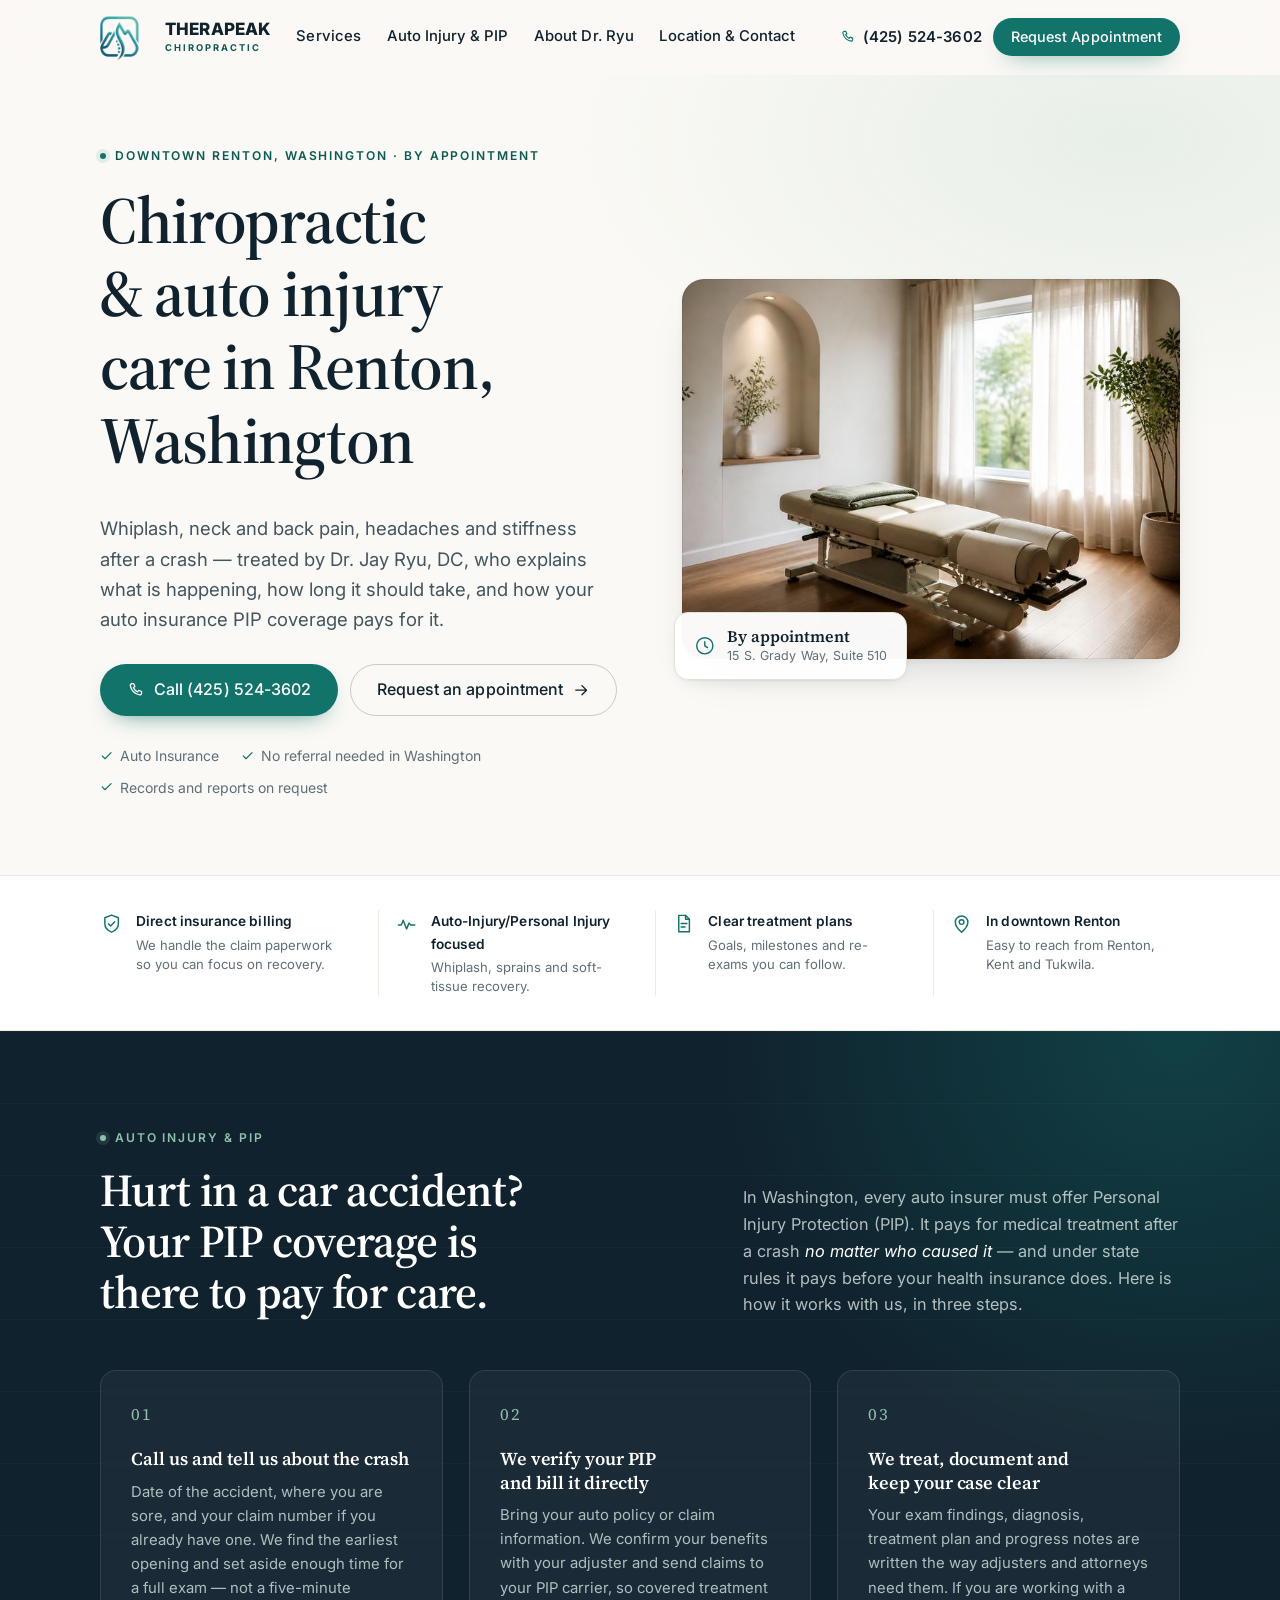
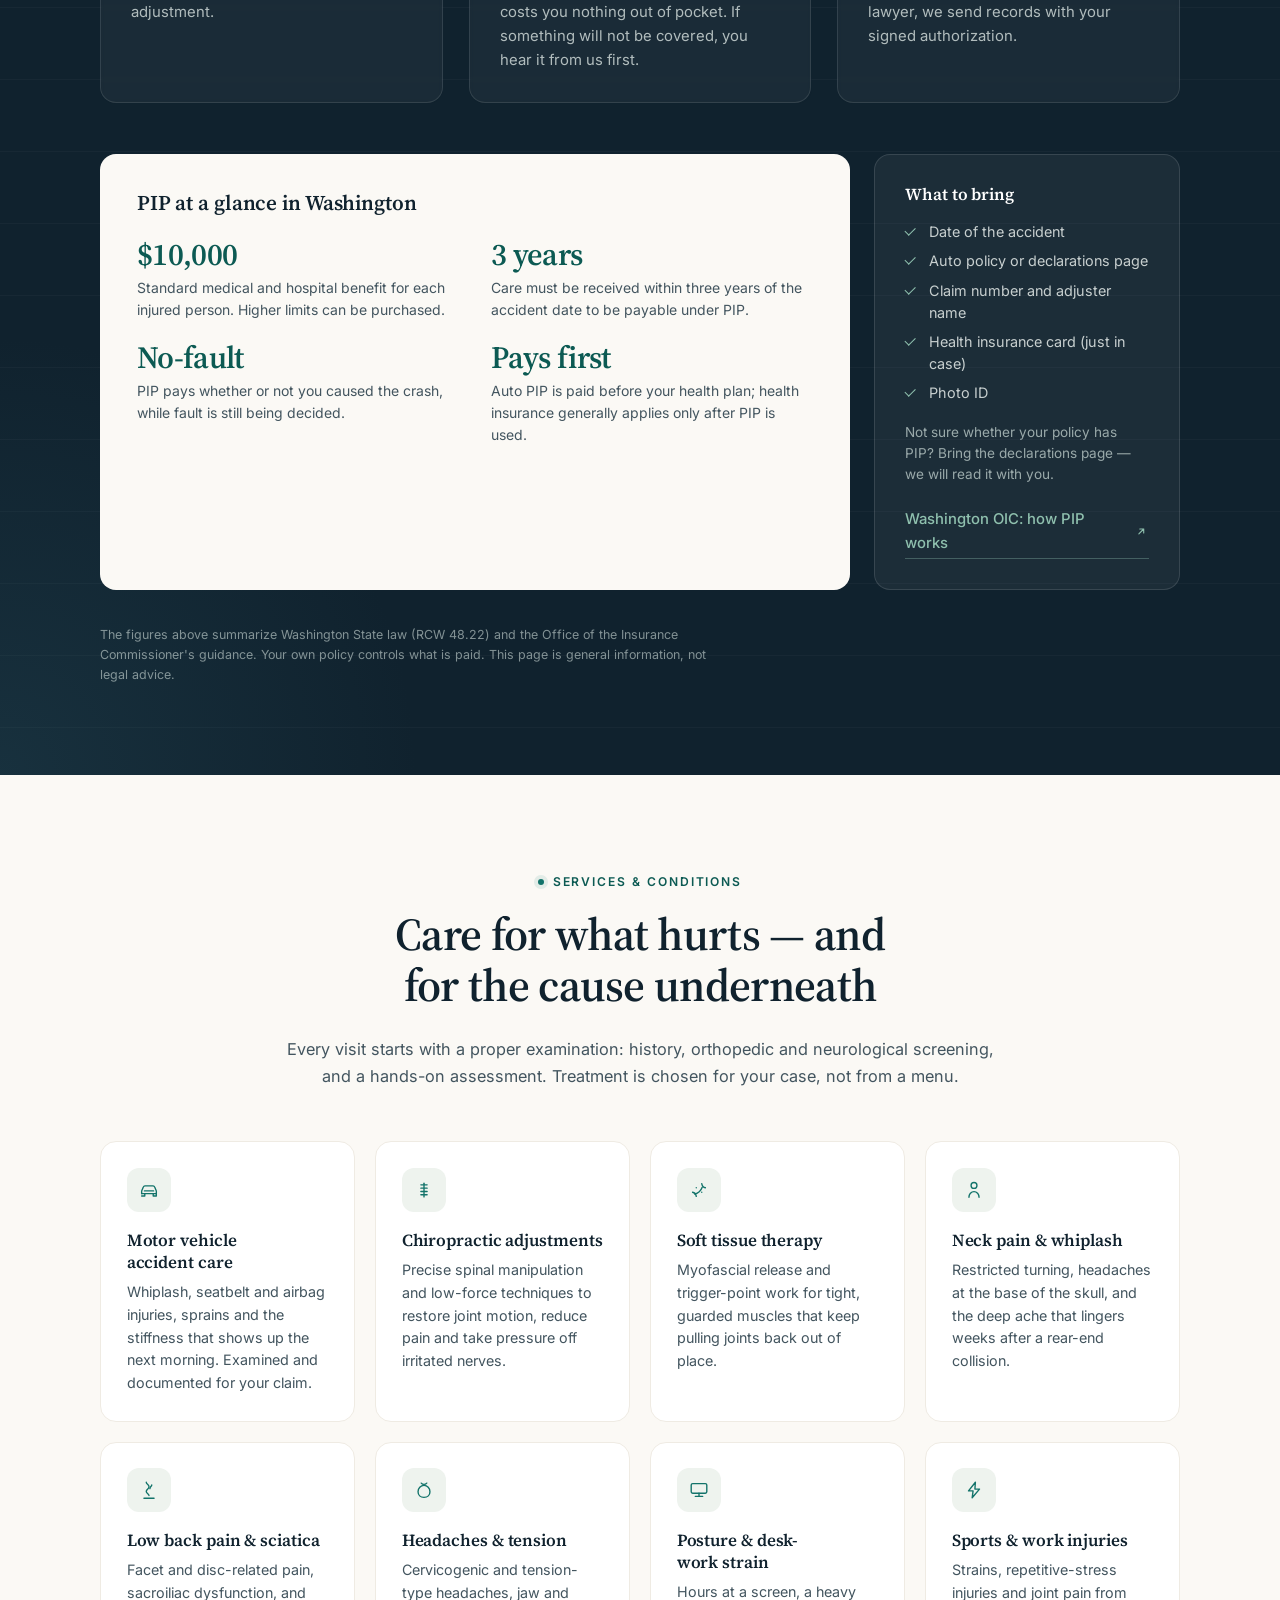
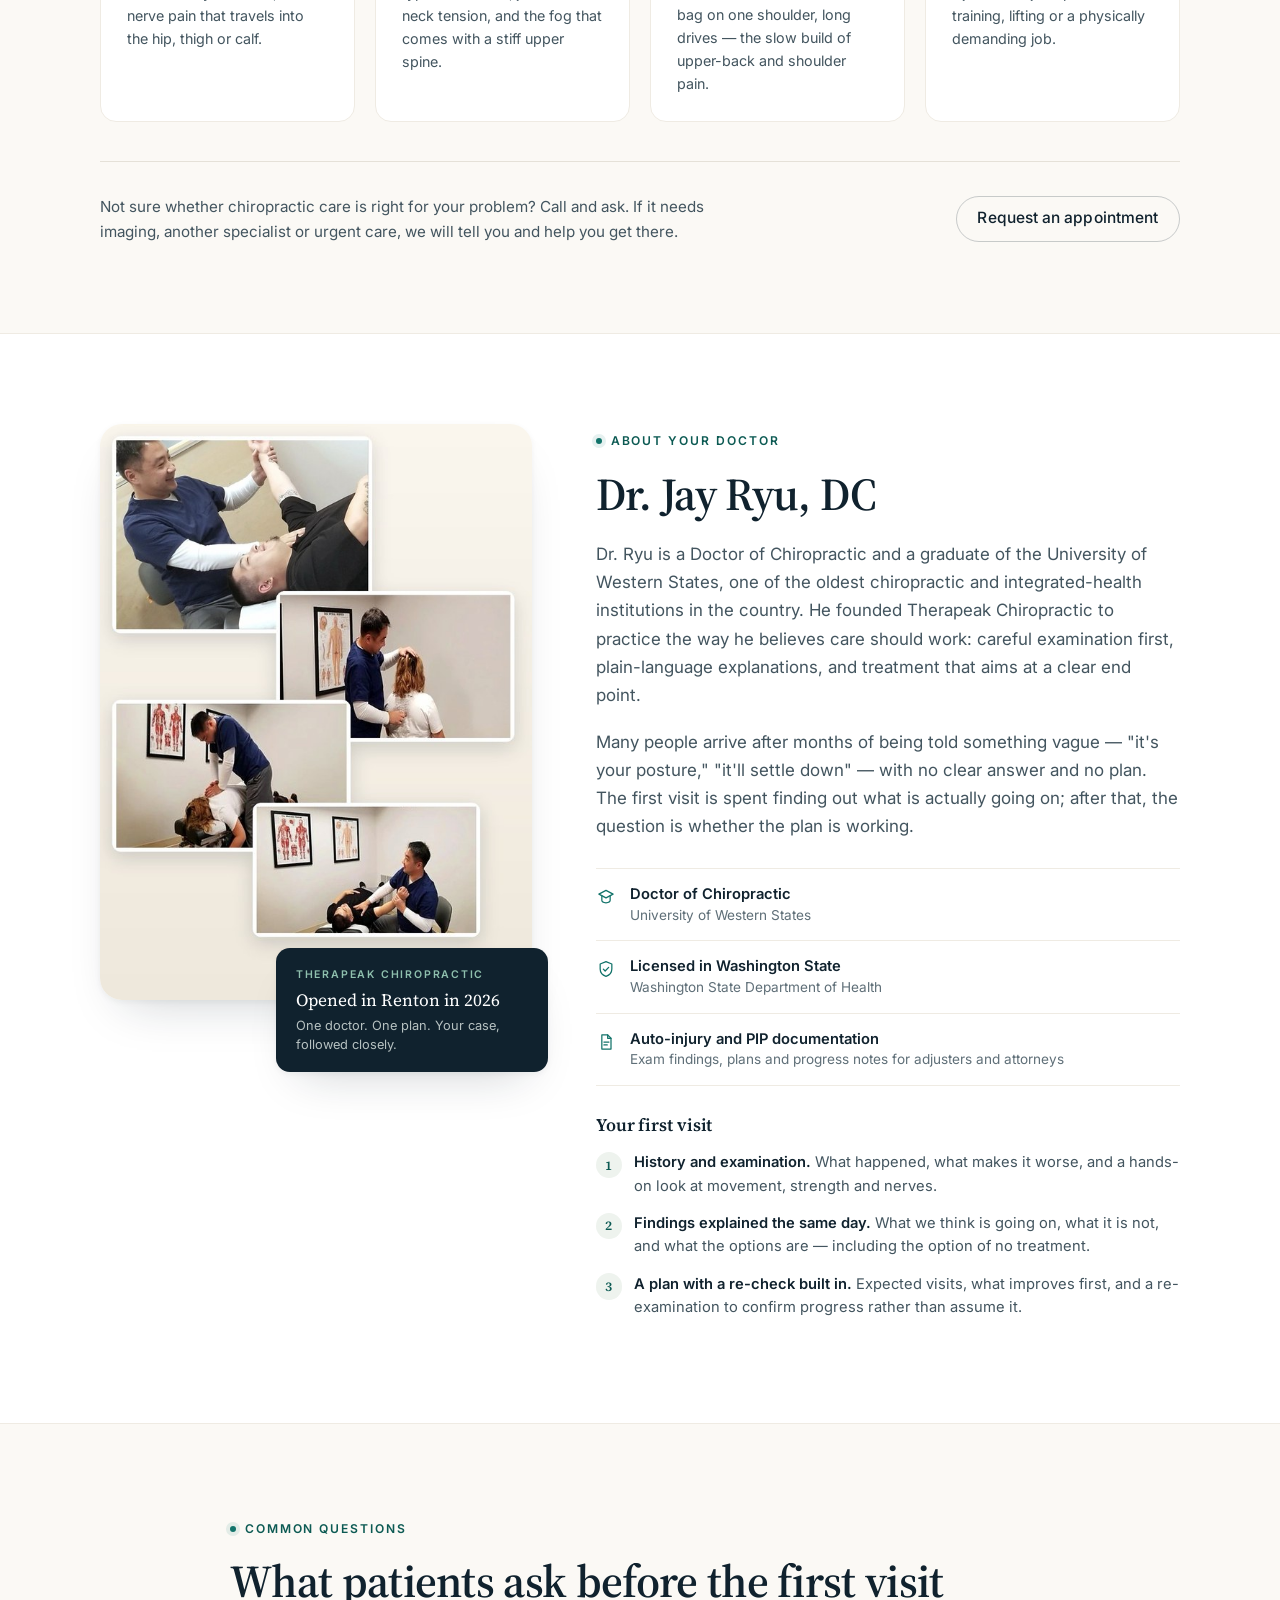
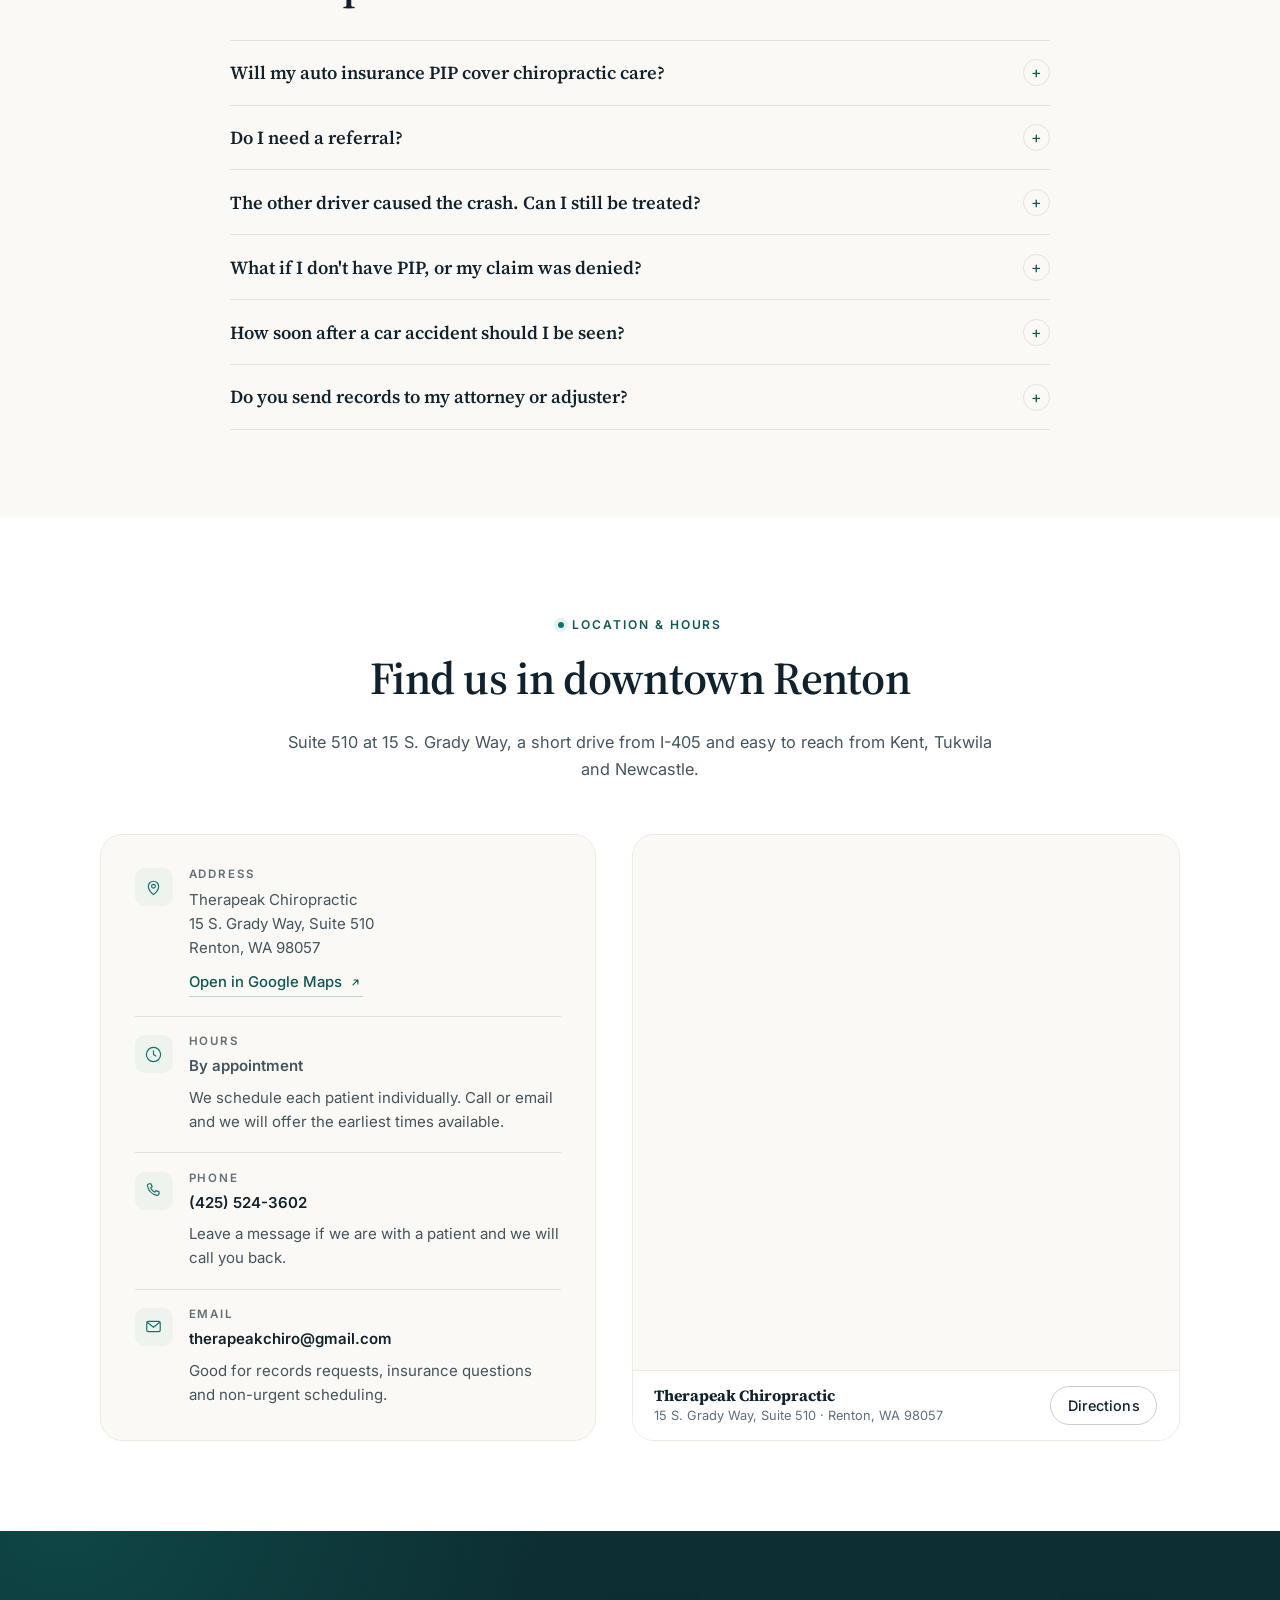
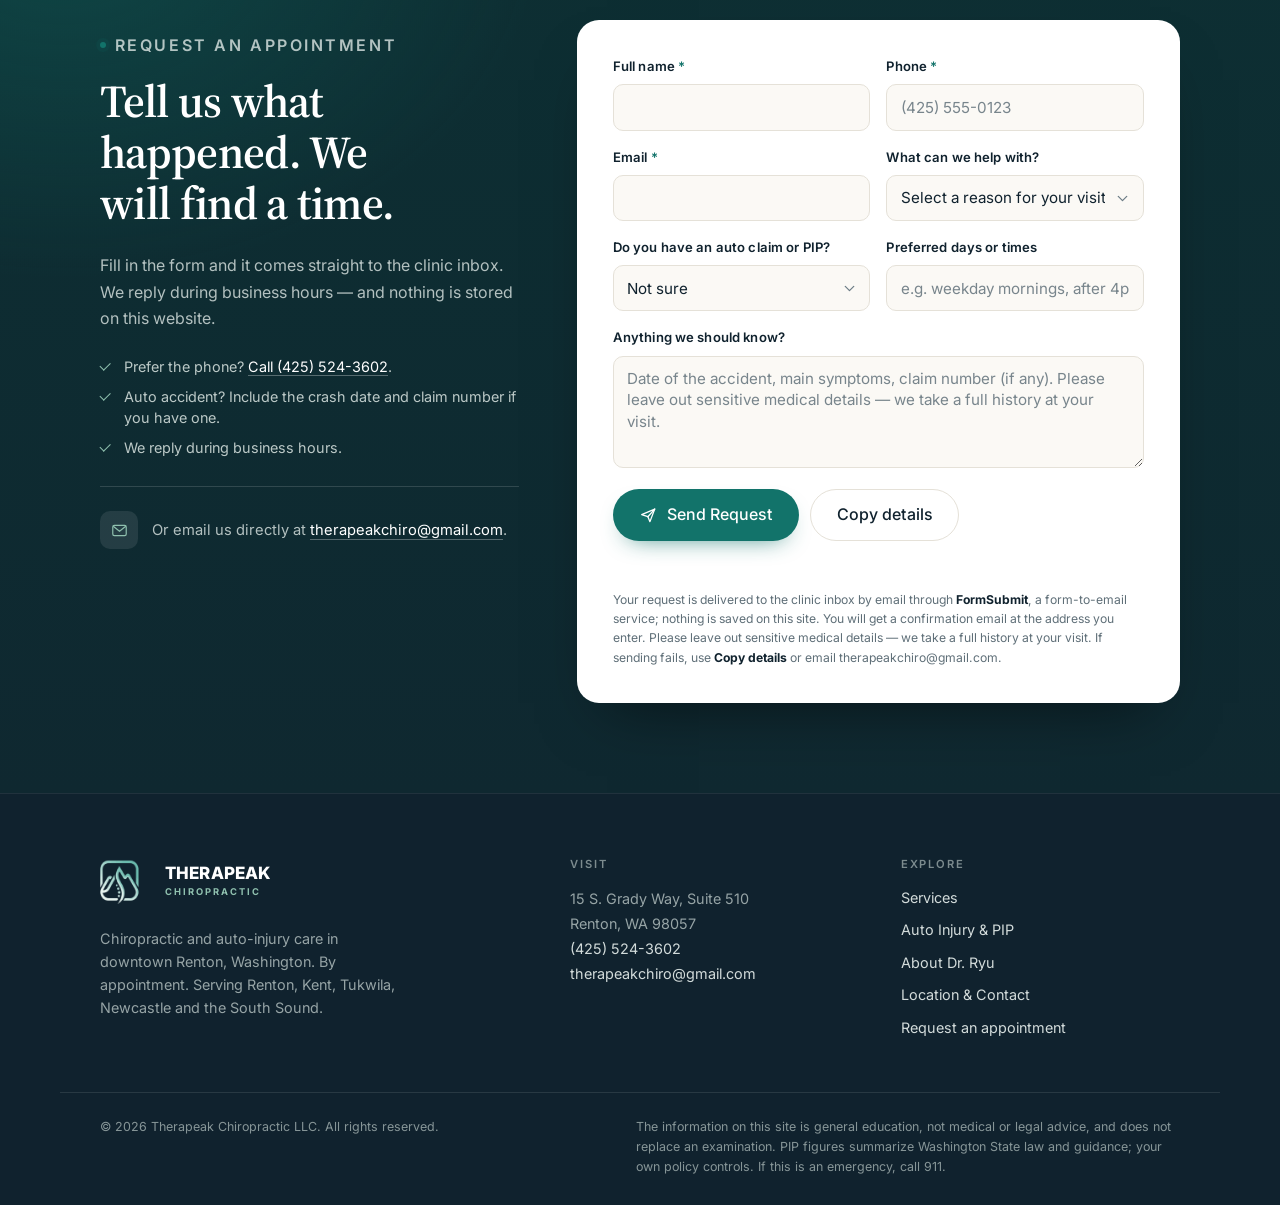
<file: index.html>
<!DOCTYPE html>
<html lang="en">
<head>
  <meta charset="utf-8">
  <script>document.documentElement.classList.add('js');</script>
  <meta name="viewport" content="width=device-width, initial-scale=1">
  <title>Therapeak Chiropractic | Renton, WA Chiropractic &amp; Auto Injury</title>
  <meta name="description" content="Chiropractic care in downtown Renton for whiplash, neck and back pain after a car accident. We bill auto insurance directly. By appointment — call (425) 524-3602.">
  <link rel="canonical" href="https://therapeakchiro.com/">
  <meta name="robots" content="index, follow">
  <meta name="author" content="Therapeak Chiropractic LLC">
  <meta name="theme-color" content="#10222e">

  <!-- Local SEO -->
  <meta name="geo.region" content="US-WA">
  <meta name="geo.placename" content="Renton, Washington">
  <meta name="geo.position" content="47.4692818;-122.215335">
  <meta name="ICBM" content="47.4692818, -122.215335">

  <!-- Open Graph / social -->
  <meta property="og:type" content="website">
  <meta property="og:site_name" content="Therapeak Chiropractic">
  <meta property="og:locale" content="en_US">
  <meta property="og:url" content="https://therapeakchiro.com/">
  <meta property="og:title" content="Therapeak Chiropractic | Renton, WA Chiropractic &amp; Auto Injury">
  <meta property="og:description" content="Whiplash, neck and back pain, headaches — treated in downtown Renton by Dr. Jay Ryu, DC. We bill auto insurance directly. By appointment.">
  <meta property="og:image" content="https://therapeakchiro.com/assets/og-image.jpg">
  <meta property="og:image:width" content="1200">
  <meta property="og:image:height" content="630">
  <meta property="og:image:alt" content="A calm, sunlit treatment room at Therapeak Chiropractic in Renton, Washington.">
  <meta name="twitter:card" content="summary_large_image">
  <meta name="twitter:title" content="Therapeak Chiropractic | Renton, WA">
  <meta name="twitter:description" content="Chiropractic and auto-injury care in downtown Renton. We bill auto insurance directly. By appointment.">
  <meta name="twitter:image" content="https://therapeakchiro.com/assets/og-image.jpg">

  <link rel="icon" href="assets/icon-32.png" sizes="32x32" type="image/png">
  <link rel="icon" href="assets/icon-192.png" sizes="192x192" type="image/png">
  <link rel="apple-touch-icon" sizes="180x180" href="assets/icon-180.png">

  <link rel="preconnect" href="https://fonts.googleapis.com">
  <link rel="preconnect" href="https://fonts.gstatic.com" crossorigin>
  <link href="https://fonts.googleapis.com/css2?family=Inter:wght@400;500;600;700;800&amp;family=Source+Serif+4:opsz,wght@8..60,400;8..60,600&amp;display=swap" rel="stylesheet">
  <link rel="stylesheet" href="styles.css">

  <script type="application/ld+json">
  {
    "@context": "https://schema.org",
    "@graph": [
      {
        "@type": ["Chiropractor", "MedicalBusiness", "LocalBusiness"],
        "@id": "https://therapeakchiro.com/#clinic",
        "name": "Therapeak Chiropractic",
        "legalName": "Therapeak Chiropractic LLC",
        "description": "Chiropractic clinic in downtown Renton, Washington, focused on motor vehicle accident injuries, whiplash recovery, and neck, back and headache relief. Auto insurance PIP claims are billed directly.",
        "url": "https://therapeakchiro.com/",
        "telephone": "+1-425-524-3602",
        "email": "therapeakchiro@gmail.com",
        "image": "https://therapeakchiro.com/assets/og-image.jpg",
        "logo": "https://therapeakchiro.com/assets/logo-full.png",
        "hasMap": "https://www.google.com/maps/search/?api=1&query=15+S+Grady+Way+Suite+510+Renton+WA+98057",
        "address": {
          "@type": "PostalAddress",
          "streetAddress": "15 S. Grady Way, Suite 510",
          "addressLocality": "Renton",
          "addressRegion": "WA",
          "postalCode": "98057",
          "addressCountry": "US"
        },
        "geo": {
          "@type": "GeoCoordinates",
          "latitude": 47.4692818,
          "longitude": -122.215335
        },
        "areaServed": [
          { "@type": "City", "name": "Renton" },
          { "@type": "City", "name": "Kent" },
          { "@type": "City", "name": "Tukwila" },
          { "@type": "City", "name": "Newcastle" },
          { "@type": "City", "name": "SeaTac" }
        ],
        "availableService": [
          { "@type": "MedicalTherapy", "name": "Chiropractic adjustment" },
          { "@type": "MedicalTherapy", "name": "Spinal manipulation" },
          { "@type": "MedicalTherapy", "name": "Soft tissue therapy" },
          { "@type": "MedicalTherapy", "name": "Whiplash and motor vehicle accident injury care" }
        ],
        "founder": {
          "@type": "Person",
          "name": "Jay Ryu",
          "honorificSuffix": "DC",
          "jobTitle": "Doctor of Chiropractic",
          "alumniOf": {
            "@type": "CollegeOrUniversity",
            "name": "University of Western States"
          }
        }
      },
      {
        "@type": "WebSite",
        "@id": "https://therapeakchiro.com/#website",
        "url": "https://therapeakchiro.com/",
        "name": "Therapeak Chiropractic",
        "inLanguage": "en-US",
        "publisher": { "@id": "https://therapeakchiro.com/#clinic" }
      },
      {
        "@type": "FAQPage",
        "@id": "https://therapeakchiro.com/#faq",
        "mainEntity": [
          {
            "@type": "Question",
            "name": "Will my auto insurance PIP cover chiropractic care?",
            "acceptedAnswer": {
              "@type": "Answer",
              "text": "If your auto policy includes Personal Injury Protection, it can pay for chiropractic treatment that is reasonable, necessary and related to the crash, for care received within three years of the accident. Washington law requires insurers to offer PIP, with a standard medical benefit of up to $10,000 per person. We verify your benefits with your adjuster and bill PIP directly, so you are not paying out of pocket for covered care."
            }
          },
          {
            "@type": "Question",
            "name": "Do I need a referral to see a chiropractor in Washington?",
            "acceptedAnswer": {
              "@type": "Answer",
              "text": "No. Washington is a direct-access state, so you can see a Doctor of Chiropractic without a physician referral."
            }
          },
          {
            "@type": "Question",
            "name": "The other driver caused the crash. Can I still be treated?",
            "acceptedAnswer": {
              "@type": "Answer",
              "text": "Yes. PIP is no-fault coverage: it pays for your medical care while fault is still being decided, so treatment does not wait for the other insurance company."
            }
          },
          {
            "@type": "Question",
            "name": "What if I don't have PIP, or my claim was denied?",
            "acceptedAnswer": {
              "@type": "Answer",
              "text": "We will go through the options with you — billing your health insurance, a letter of protection from your attorney, or self-pay — and explain the cost of care before treatment begins."
            }
          },
          {
            "@type": "Question",
            "name": "How soon after a car accident should I be seen?",
            "acceptedAnswer": {
              "@type": "Answer",
              "text": "As soon as you reasonably can. Whiplash symptoms often appear hours or days after a crash, and an early examination helps rule out fracture, nerve involvement and other injuries that need a different kind of care."
            }
          },
          {
            "@type": "Question",
            "name": "Do you send records to my attorney or adjuster?",
            "acceptedAnswer": {
              "@type": "Answer",
              "text": "Yes, with your signed authorization we provide exam findings, treatment plans and progress notes in the format adjusters and attorneys request."
            }
          }
        ]
      }
    ]
  }
  </script>
</head>
<body>
  <a class="skip-link" href="#main">Skip to content</a>

  <header class="site-header" id="top">
    <div class="wrap header-inner">
      <a class="brand" href="#top" aria-label="Therapeak Chiropractic — back to top">
        <img class="brand-mark" src="assets/logo-mark.png" alt="" width="53" height="46" decoding="async">
        <span class="brand-text">
          <span class="brand-name">Therapeak</span>
          <span class="brand-sub">Chiropractic</span>
        </span>
      </a>

      <nav class="nav" id="primary-nav" aria-label="Primary">
        <ul>
          <li><a href="#services">Services</a></li>
          <li><a href="#auto-injury">Auto Injury &amp; PIP</a></li>
          <li><a href="#about">About Dr. Ryu</a></li>
          <li><a href="#location">Location &amp; Contact</a></li>
        </ul>
      </nav>

      <div class="header-actions">
        <a class="header-phone" href="tel:+14255243602" aria-label="Call the clinic at (425) 524-3602">
          <svg viewBox="0 0 24 24" aria-hidden="true" focusable="false"><path d="M6.6 3.5h2.2l1.5 3.8-1.9 1.4a11.3 11.3 0 0 0 5.4 5.4l1.4-1.9 3.8 1.5v2.2a2.3 2.3 0 0 1-2.5 2.3A15.6 15.6 0 0 1 4.3 6a2.3 2.3 0 0 1 2.3-2.5Z"/></svg>
          <span>(425) 524-3602</span>
        </a>
        <a class="btn btn-primary btn-sm" href="#appointment">Request Appointment</a>
        <button class="nav-toggle" type="button" aria-expanded="false" aria-controls="primary-nav">
          <span class="nav-toggle-bars" aria-hidden="true"></span>
          <span class="visually-hidden">Menu</span>
        </button>
      </div>
    </div>
  </header>

  <main id="main">
    <!-- Hero -->
    <section class="hero" aria-labelledby="hero-title">
      <div class="wrap hero-grid">
        <div class="hero-copy">
          <p class="eyebrow"><span class="eyebrow-dot" aria-hidden="true"></span>Downtown Renton, Washington · By appointment</p>
          <h1 id="hero-title">Chiropractic &amp; auto injury care in Renton, Washington</h1>
          <p class="hero-lede">Whiplash, neck and back pain, headaches and stiffness after a crash — treated by Dr. Jay Ryu, DC, who explains what is happening, how long it should take, and how your auto insurance PIP coverage pays for it.</p>
          <div class="hero-actions">
            <a class="btn btn-primary btn-lg" href="tel:+14255243602">
              <svg viewBox="0 0 24 24" aria-hidden="true" focusable="false"><path d="M6.6 3.5h2.2l1.5 3.8-1.9 1.4a11.3 11.3 0 0 0 5.4 5.4l1.4-1.9 3.8 1.5v2.2a2.3 2.3 0 0 1-2.5 2.3A15.6 15.6 0 0 1 4.3 6a2.3 2.3 0 0 1 2.3-2.5Z"/></svg>
              Call (425) 524-3602
            </a>
            <a class="btn btn-outline btn-lg" href="#appointment">
              Request an appointment
              <svg viewBox="0 0 24 24" aria-hidden="true" focusable="false"><path d="M5 12h13m-5-6 6 6-6 6"/></svg>
            </a>
          </div>
          <ul class="hero-points">
            <li>
              <svg viewBox="0 0 24 24" aria-hidden="true" focusable="false"><path d="m4 12.5 5 5 11-11"/></svg>
              Auto Insurance
            </li>
            <li>
              <svg viewBox="0 0 24 24" aria-hidden="true" focusable="false"><path d="m4 12.5 5 5 11-11"/></svg>
              No referral needed in Washington
            </li>
            <li>
              <svg viewBox="0 0 24 24" aria-hidden="true" focusable="false"><path d="m4 12.5 5 5 11-11"/></svg>
              Records and reports on request
            </li>
          </ul>
        </div>

        <div class="hero-visual">
          <figure class="hero-figure">
            <img
              src="assets/hero-clinic-1400.jpg"
              srcset="assets/hero-clinic-800.jpg 800w, assets/hero-clinic-1400.jpg 1400w"
              sizes="(max-width: 960px) 92vw, 46vw"
              width="1400" height="933"
              alt="A calm, sunlit chiropractic treatment room at Therapeak Chiropractic in Renton, Washington."
              fetchpriority="high" decoding="async">
          </figure>
          <div class="hero-badge">
            <svg viewBox="0 0 24 24" aria-hidden="true" focusable="false"><circle cx="12" cy="12" r="9"/><path d="M12 7.5V12l3 2"/></svg>
            <div>
              <strong>By appointment</strong>
              <span>15 S. Grady Way, Suite 510</span>
            </div>
          </div>
        </div>
      </div>
    </section>

    <!-- Trust strip -->
    <section class="trust" aria-label="Why patients choose Therapeak">
      <div class="wrap trust-grid">
        <div class="trust-item">
          <svg viewBox="0 0 24 24" aria-hidden="true" focusable="false"><path d="M12 3.2 5 6v6c0 4.2 2.9 7.4 7 8.8 4.1-1.4 7-4.6 7-8.8V6l-7-2.8Z"/><path d="m8.8 12.2 2.2 2.2 4.2-4.4"/></svg>
          <div>
            <strong>Direct insurance billing</strong>
            <span>We handle the claim paperwork so you can focus on recovery.</span>
          </div>
        </div>
        <div class="trust-item">
          <svg viewBox="0 0 24 24" aria-hidden="true" focusable="false"><path d="M3.5 13.5h3l2-5 3.5 9 2.5-6 1.8 2h4.2"/></svg>
          <div>
            <strong>Auto-Injury/Personal Injury focused</strong>
            <span>Whiplash, sprains and soft-tissue recovery.</span>
          </div>
        </div>
        <div class="trust-item">
          <svg viewBox="0 0 24 24" aria-hidden="true" focusable="false"><path d="M7 3.5h7l4 4v13H7z"/><path d="M14 3.5v4h4M9.5 12h6M9.5 15.5h4"/></svg>
          <div>
            <strong>Clear treatment plans</strong>
            <span>Goals, milestones and re-exams you can follow.</span>
          </div>
        </div>
        <div class="trust-item">
          <svg viewBox="0 0 24 24" aria-hidden="true" focusable="false"><path d="M12 21s6.5-5.6 6.5-10.4A6.5 6.5 0 0 0 5.5 10.6C5.5 15.4 12 21 12 21Z"/><circle cx="12" cy="10.4" r="2.4"/></svg>
          <div>
            <strong>In downtown Renton</strong>
            <span>Easy to reach from Renton, Kent and Tukwila.</span>
          </div>
        </div>
      </div>
    </section>

    <!-- Auto injury & PIP -->
    <section class="pip" id="auto-injury" aria-labelledby="pip-title">
      <div class="wrap">
        <div class="pip-head">
          <div>
            <p class="eyebrow eyebrow-light"><span class="eyebrow-dot" aria-hidden="true"></span>Auto injury &amp; PIP</p>
            <h2 id="pip-title">Hurt in a car accident? Your PIP coverage is there to pay for care.</h2>
          </div>
          <p class="pip-lede">In Washington, every auto insurer must offer Personal Injury Protection (PIP). It pays for medical treatment after a crash <em>no matter who caused it</em> — and under state rules it pays before your health insurance does. Here is how it works with us, in three steps.</p>
        </div>

        <ol class="steps">
          <li class="step">
            <span class="step-num">01</span>
            <h3>Call us and tell us about the crash</h3>
            <p>Date of the accident, where you are sore, and your claim number if you already have one. We find the earliest opening and set aside enough time for a full exam — not a five-minute adjustment.</p>
          </li>
          <li class="step">
            <span class="step-num">02</span>
            <h3>We verify your PIP and bill it directly</h3>
            <p>Bring your auto policy or claim information. We confirm your benefits with your adjuster and send claims to your PIP carrier, so covered treatment costs you nothing out of pocket. If something will not be covered, you hear it from us first.</p>
          </li>
          <li class="step">
            <span class="step-num">03</span>
            <h3>We treat, document and keep your case clear</h3>
            <p>Your exam findings, diagnosis, treatment plan and progress notes are written the way adjusters and attorneys need them. If you are working with a lawyer, we send records with your signed authorization.</p>
          </li>
        </ol>

        <div class="pip-facts">
          <div class="pip-facts-main">
            <h3>PIP at a glance in Washington</h3>
            <dl class="facts">
              <div>
                <dt>$10,000</dt>
                <dd>Standard medical and hospital benefit for each injured person. Higher limits can be purchased.</dd>
              </div>
              <div>
                <dt>3 years</dt>
                <dd>Care must be received within three years of the accident date to be payable under PIP.</dd>
              </div>
              <div>
                <dt>No-fault</dt>
                <dd>PIP pays whether or not you caused the crash, while fault is still being decided.</dd>
              </div>
              <div>
                <dt>Pays first</dt>
                <dd>Auto PIP is paid before your health plan; health insurance generally applies only after PIP is used.</dd>
              </div>
            </dl>
          </div>
          <aside class="pip-side">
            <h3>What to bring</h3>
            <ul class="check-list">
              <li>Date of the accident</li>
              <li>Auto policy or declarations page</li>
              <li>Claim number and adjuster name</li>
              <li>Health insurance card (just in case)</li>
              <li>Photo ID</li>
            </ul>
            <p class="pip-note">Not sure whether your policy has PIP? Bring the declarations page — we will read it with you.</p>
            <a class="link-arrow" href="https://www.insurance.wa.gov/insurance-resources/auto-insurance/how-auto-insurance-works/personal-injury-protection-pip" target="_blank" rel="noopener">
              Washington OIC: how PIP works
              <svg viewBox="0 0 24 24" aria-hidden="true" focusable="false"><path d="M8 16 16 8M9.5 8H16v6.5"/></svg>
            </a>
          </aside>
        </div>
        <p class="fineprint">The figures above summarize Washington State law (RCW 48.22) and the Office of the Insurance Commissioner's guidance. Your own policy controls what is paid. This page is general information, not legal advice.</p>
      </div>
    </section>

    <!-- Services -->
    <section class="services" id="services" aria-labelledby="services-title">
      <div class="wrap">
        <div class="section-head">
          <p class="eyebrow"><span class="eyebrow-dot" aria-hidden="true"></span>Services &amp; conditions</p>
          <h2 id="services-title">Care for what hurts — and for the cause underneath</h2>
          <p class="section-lede">Every visit starts with a proper examination: history, orthopedic and neurological screening, and a hands-on assessment. Treatment is chosen for your case, not from a menu.</p>
        </div>

        <div class="card-grid">
          <article class="service-card">
            <span class="icon-box" aria-hidden="true">
              <svg viewBox="0 0 24 24"><path d="M4 16v-3l1.8-4.2A2 2 0 0 1 7.6 7.5h8.8a2 2 0 0 1 1.8 1.3L20 13v3"/><path d="M4 16h16v2.5h-3.4V16M7.4 16v2.5H4"/><path d="M7 13h10"/></svg>
            </span>
            <h3>Motor vehicle accident care</h3>
            <p>Whiplash, seatbelt and airbag injuries, sprains and the stiffness that shows up the next morning. Examined and documented for your claim.</p>
          </article>

          <article class="service-card">
            <span class="icon-box" aria-hidden="true">
              <svg viewBox="0 0 24 24"><path d="M12 4.5v15"/><path d="M8.6 6.4h6.8M8.6 10h6.8M8.6 13.6h6.8M8.6 17.2h6.8"/></svg>
            </span>
            <h3>Chiropractic adjustments</h3>
            <p>Precise spinal manipulation and low-force techniques to restore joint motion, reduce pain and take pressure off irritated nerves.</p>
          </article>

          <article class="service-card">
            <span class="icon-box" aria-hidden="true">
              <svg viewBox="0 0 24 24"><path d="M5 14.5c2.5.4 3.6 2 4 4.5"/><path d="M19 9.5c-2.5-.4-3.6-2-4-4.5"/><path d="M7.5 16.5c3.5-1 6.5-3.6 8-7.5"/><path d="M9 9.5h.01M15 14.5h.01"/></svg>
            </span>
            <h3>Soft tissue therapy</h3>
            <p>Myofascial release and trigger-point work for tight, guarded muscles that keep pulling joints back out of place.</p>
          </article>

          <article class="service-card">
            <span class="icon-box" aria-hidden="true">
              <svg viewBox="0 0 24 24"><circle cx="12" cy="7" r="3.2"/><path d="M6.5 20c0-3.6 2.5-6.2 5.5-6.2s5.5 2.6 5.5 6.2"/></svg>
            </span>
            <h3>Neck pain &amp; whiplash</h3>
            <p>Restricted turning, headaches at the base of the skull, and the deep ache that lingers weeks after a rear-end collision.</p>
          </article>

          <article class="service-card">
            <span class="icon-box" aria-hidden="true">
              <svg viewBox="0 0 24 24"><path d="M9 3.5c0 2 3 2.6 3 5s-3 3-3 5 3 3 3 4.5"/><path d="M15 6.5c0 1.6-2 2-2 4"/><path d="M6.5 21h11"/></svg>
            </span>
            <h3>Low back pain &amp; sciatica</h3>
            <p>Facet and disc-related pain, sacroiliac dysfunction, and nerve pain that travels into the hip, thigh or calf.</p>
          </article>

          <article class="service-card">
            <span class="icon-box" aria-hidden="true">
              <svg viewBox="0 0 24 24"><path d="M12 20c-4 0-6.5-2.6-6.5-6.2C5.5 9.8 8.4 7 12 7s6.5 2.8 6.5 6.8C18.5 17.4 16 20 12 20Z"/><path d="M9 4.5c.8.9 1.8 1.4 3 1.4s2.2-.5 3-1.4"/></svg>
            </span>
            <h3>Headaches &amp; tension</h3>
            <p>Cervicogenic and tension-type headaches, jaw and neck tension, and the fog that comes with a stiff upper spine.</p>
          </article>

          <article class="service-card">
            <span class="icon-box" aria-hidden="true">
              <svg viewBox="0 0 24 24"><rect x="3.5" y="5" width="17" height="10.5" rx="1.6"/><path d="M8 19h8M12 15.5V19"/></svg>
            </span>
            <h3>Posture &amp; desk-work strain</h3>
            <p>Hours at a screen, a heavy bag on one shoulder, long drives — the slow build of upper-back and shoulder pain.</p>
          </article>

          <article class="service-card">
            <span class="icon-box" aria-hidden="true">
              <svg viewBox="0 0 24 24"><path d="M13.5 3.5 6 13h5l-1 7.5L18 11h-5z"/></svg>
            </span>
            <h3>Sports &amp; work injuries</h3>
            <p>Strains, repetitive-stress injuries and joint pain from training, lifting or a physically demanding job.</p>
          </article>
        </div>

        <div class="services-foot">
          <p>Not sure whether chiropractic care is right for your problem? Call and ask. If it needs imaging, another specialist or urgent care, we will tell you and help you get there.</p>
          <a class="btn btn-outline" href="#appointment">Request an appointment</a>
        </div>
      </div>
    </section>

    <!-- About -->
    <section class="about" id="about" aria-labelledby="about-title">
      <div class="wrap about-grid">
        <div class="about-visual">
          <figure>
            <img
              src="assets/dr-ryu-collage-1200.jpg"
              srcset="assets/dr-ryu-collage-600.jpg 600w, assets/dr-ryu-collage-900.jpg 900w, assets/dr-ryu-collage-1200.jpg 1200w"
              sizes="(max-width: 900px) 88vw, 38vw"
              width="1200" height="1600"
              alt="Dr. Jay Ryu treating patients at Therapeak Chiropractic in Renton: a shoulder and arm treatment, a seated neck adjustment, a table adjustment, and hands-on work with a patient on the table."
              loading="lazy" decoding="async">
          </figure>
          <div class="about-card">
            <p class="about-card-kicker">Therapeak Chiropractic</p>
            <p class="about-card-line">Opened in Renton in 2026</p>
            <p class="about-card-sub">One doctor. One plan. Your case, followed closely.</p>
          </div>
        </div>

        <div class="about-copy">
          <p class="eyebrow"><span class="eyebrow-dot" aria-hidden="true"></span>About your doctor</p>
          <h2 id="about-title">Dr. Jay Ryu, DC</h2>
          <p class="about-lede">Dr. Ryu is a Doctor of Chiropractic and a graduate of the University of Western States, one of the oldest chiropractic and integrated-health institutions in the country. He founded Therapeak Chiropractic to practice the way he believes care should work: careful examination first, plain-language explanations, and treatment that aims at a clear end point.</p>
          <p>Many people arrive after months of being told something vague — "it's your posture," "it'll settle down" — with no clear answer and no plan. The first visit is spent finding out what is actually going on; after that, the question is whether the plan is working.</p>

          <ul class="cred-list">
            <li>
              <svg viewBox="0 0 24 24" aria-hidden="true" focusable="false"><path d="M12 4 3.5 8.5 12 13l8.5-4.5L12 4Z"/><path d="M7 10.6V16c0 1.6 2.2 2.9 5 2.9s5-1.3 5-2.9v-5.4"/></svg>
              <div>
                <strong>Doctor of Chiropractic</strong>
                <span>University of Western States</span>
              </div>
            </li>
            <li>
              <svg viewBox="0 0 24 24" aria-hidden="true" focusable="false"><path d="M12 3.2 5 6v6c0 4.2 2.9 7.4 7 8.8 4.1-1.4 7-4.6 7-8.8V6l-7-2.8Z"/><path d="m8.8 12.2 2.2 2.2 4.2-4.4"/></svg>
              <div>
                <strong>Licensed in Washington State</strong>
                <span>Washington State Department of Health</span>
              </div>
            </li>
            <li>
              <svg viewBox="0 0 24 24" aria-hidden="true" focusable="false"><path d="M7 3.5h7l4 4v13H7z"/><path d="M14 3.5v4h4M9.5 12h6M9.5 15.5h4"/></svg>
              <div>
                <strong>Auto-injury and PIP documentation</strong>
                <span>Exam findings, plans and progress notes for adjusters and attorneys</span>
              </div>
            </li>
          </ul>

          <h3 class="first-visit-title">Your first visit</h3>
          <ol class="mini-steps">
            <li><strong>History and examination.</strong> What happened, what makes it worse, and a hands-on look at movement, strength and nerves.</li>
            <li><strong>Findings explained the same day.</strong> What we think is going on, what it is not, and what the options are — including the option of no treatment.</li>
            <li><strong>A plan with a re-check built in.</strong> Expected visits, what improves first, and a re-examination to confirm progress rather than assume it.</li>
          </ol>
        </div>
      </div>
    </section>

    <!-- FAQ -->
    <section class="faq" aria-labelledby="faq-title">
      <div class="wrap faq-wrap">
        <div class="section-head section-head-left">
          <p class="eyebrow"><span class="eyebrow-dot" aria-hidden="true"></span>Common questions</p>
          <h2 id="faq-title">What patients ask before the first visit</h2>
        </div>

        <div class="faq-list">
          <details>
            <summary>Will my auto insurance PIP cover chiropractic care?</summary>
            <p>If your policy includes Personal Injury Protection, it can pay for chiropractic treatment that is reasonable, necessary and related to the crash, for care received within three years of the accident. Washington insurers must offer PIP, with a standard medical benefit of up to $10,000 per person. We verify benefits with your adjuster and bill PIP directly, so covered care does not come out of your pocket.</p>
          </details>
          <details>
            <summary>Do I need a referral?</summary>
            <p>No. Washington is a direct-access state — you can see a chiropractor without a physician referral. If your case turns out to need imaging or another specialist, we will say so and refer you.</p>
          </details>
          <details>
            <summary>The other driver caused the crash. Can I still be treated?</summary>
            <p>Yes. PIP is no-fault coverage. It pays for your care while fault is still being worked out, so treatment does not wait on the other insurance company.</p>
          </details>
          <details>
            <summary>What if I don't have PIP, or my claim was denied?</summary>
            <p>We will go through the options with you — billing your health insurance, a letter of protection from your attorney, or self-pay — and explain the cost of care before treatment begins.</p>
          </details>
          <details>
            <summary>How soon after a car accident should I be seen?</summary>
            <p>As soon as you reasonably can. Whiplash symptoms often appear hours or days after a crash, and an early exam helps rule out fracture, nerve involvement and other injuries that need a different kind of care.</p>
          </details>
          <details>
            <summary>Do you send records to my attorney or adjuster?</summary>
            <p>Yes, with your signed authorization we provide exam findings, treatment plans and progress notes in the format adjusters and attorneys ask for.</p>
          </details>
        </div>
      </div>
    </section>

    <!-- Location & contact -->
    <section class="location" id="location" aria-labelledby="location-title">
      <div class="wrap">
        <div class="section-head">
          <p class="eyebrow"><span class="eyebrow-dot" aria-hidden="true"></span>Location &amp; hours</p>
          <h2 id="location-title">Find us in downtown Renton</h2>
          <p class="section-lede">Suite 510 at 15 S. Grady Way, a short drive from I-405 and easy to reach from Kent, Tukwila and Newcastle.</p>
        </div>

        <div class="location-grid">
          <div class="info-card">
            <div class="info-block">
              <span class="icon-box icon-box-sm" aria-hidden="true">
                <svg viewBox="0 0 24 24"><path d="M12 21s6.5-5.6 6.5-10.4A6.5 6.5 0 0 0 5.5 10.6C5.5 15.4 12 21 12 21Z"/><circle cx="12" cy="10.4" r="2.4"/></svg>
              </span>
              <div>
                <h3>Address</h3>
                <address>
                  Therapeak Chiropractic<br>
                  15 S. Grady Way, Suite 510<br>
                  Renton, WA 98057
                </address>
                <a class="link-arrow" href="https://www.google.com/maps/search/?api=1&amp;query=15+S+Grady+Way+Suite+510+Renton+WA+98057" target="_blank" rel="noopener">
                  Open in Google Maps
                  <svg viewBox="0 0 24 24" aria-hidden="true" focusable="false"><path d="M8 16 16 8M9.5 8H16v6.5"/></svg>
                </a>
              </div>
            </div>

            <div class="info-block">
              <span class="icon-box icon-box-sm" aria-hidden="true">
                <svg viewBox="0 0 24 24"><circle cx="12" cy="12" r="9"/><path d="M12 7.5V12l3 2"/></svg>
              </span>
              <div>
                <h3>Hours</h3>
                <p class="info-strong">By appointment</p>
                <p>We schedule each patient individually. Call or email and we will offer the earliest times available.</p>
              </div>
            </div>

            <div class="info-block">
              <span class="icon-box icon-box-sm" aria-hidden="true">
                <svg viewBox="0 0 24 24"><path d="M6.6 3.5h2.2l1.5 3.8-1.9 1.4a11.3 11.3 0 0 0 5.4 5.4l1.4-1.9 3.8 1.5v2.2a2.3 2.3 0 0 1-2.5 2.3A15.6 15.6 0 0 1 4.3 6a2.3 2.3 0 0 1 2.3-2.5Z"/></svg>
              </span>
              <div>
                <h3>Phone</h3>
                <p><a class="info-strong" href="tel:+14255243602">(425) 524-3602</a></p>
                <p>Leave a message if we are with a patient and we will call you back.</p>
              </div>
            </div>

            <div class="info-block">
              <span class="icon-box icon-box-sm" aria-hidden="true">
                <svg viewBox="0 0 24 24"><rect x="3.5" y="5.5" width="17" height="13" rx="2"/><path d="m4.5 7 7.5 6 7.5-6"/></svg>
              </span>
              <div>
                <h3>Email</h3>
                <p><a class="info-strong" href="mailto:therapeakchiro@gmail.com">therapeakchiro@gmail.com</a></p>
                <p>Good for records requests, insurance questions and non-urgent scheduling.</p>
              </div>
            </div>
          </div>

          <div class="map-card">
            <iframe
              title="Map showing Therapeak Chiropractic at 15 S. Grady Way, Suite 510, Renton, WA"
              src="https://www.openstreetmap.org/export/embed.html?bbox=-122.2220%2C47.4645%2C-122.2080%2C47.4740&amp;layer=mapnik&amp;marker=47.4692818%2C-122.215335"
              loading="lazy" referrerpolicy="no-referrer-when-downgrade"></iframe>
            <div class="map-foot">
              <div>
                <strong>Therapeak Chiropractic</strong>
                <span>15 S. Grady Way, Suite 510 · Renton, WA 98057</span>
              </div>
              <a class="btn btn-outline btn-sm" href="https://www.google.com/maps/dir/?api=1&amp;destination=15+S+Grady+Way+Suite+510+Renton+WA+98057" target="_blank" rel="noopener">Directions</a>
            </div>
          </div>
        </div>
      </div>
    </section>

    <!-- Appointment request -->
    <section class="appointment" id="appointment" aria-labelledby="appointment-title">
      <div class="wrap appointment-grid">
        <div class="appointment-copy">
          <p class="eyebrow"><span class="eyebrow-dot" aria-hidden="true"></span>Request an appointment</p>
          <h2 id="appointment-title">Tell us what happened. We will find a time.</h2>
          <p>Fill in the form and it comes straight to the clinic inbox. We reply during business hours — and nothing is stored on this website.</p>
          <ul class="check-list check-list-light">
            <li>Prefer the phone? <a href="tel:+14255243602">Call (425) 524-3602</a>.</li>
            <li>Auto accident? Include the crash date and claim number if you have one.</li>
            <li>We reply during business hours.</li>
          </ul>
          <div class="appointment-alt">
            <span class="icon-box icon-box-sm" aria-hidden="true">
              <svg viewBox="0 0 24 24"><rect x="3.5" y="5.5" width="17" height="13" rx="2"/><path d="m4.5 7 7.5 6 7.5-6"/></svg>
            </span>
            <p>Or email us directly at <a href="mailto:therapeakchiro@gmail.com">therapeakchiro@gmail.com</a>.</p>
          </div>
        </div>

        <form class="appointment-form" id="appointment-form" action="https://formsubmit.co/therapeakchiro@gmail.com" method="POST" novalidate>
          <input type="hidden" name="_subject" id="subject-field" value="New appointment request — therapeakchiro.com">
          <input type="hidden" name="_template" value="table">
          <input type="hidden" name="_replyto" value="email">
          <input type="hidden" name="_next" value="https://therapeakchiro.com/thanks.html">
          <input type="hidden" name="_autoresponse" id="autoresponse" value="Thank you for contacting Therapeak Chiropractic. We have received your appointment request and will follow up during business hours to confirm a day and time. If your request is urgent, call (425) 524-3602.">
          <div class="hp-field" aria-hidden="true">
            <label for="_honey">Leave this field empty</label>
            <input type="text" id="_honey" name="_honey" tabindex="-1" autocomplete="off">
          </div>

          <div class="field-row">
            <div class="field">
              <label for="name">Full name <span class="req" aria-hidden="true">*</span></label>
              <input type="text" id="name" name="name" autocomplete="name" required>
            </div>
            <div class="field">
              <label for="phone">Phone <span class="req" aria-hidden="true">*</span></label>
              <input type="tel" id="phone" name="phone" autocomplete="tel" inputmode="tel" required placeholder="(425) 555-0123">
            </div>
          </div>

          <div class="field-row">
            <div class="field">
              <label for="email">Email <span class="req" aria-hidden="true">*</span></label>
              <input type="email" id="email" name="email" autocomplete="email" required>
            </div>
            <div class="field">
              <label for="reason">What can we help with?</label>
              <select id="reason" name="reason">
                <option value="">Select a reason for your visit</option>
                <option value="Auto accident / whiplash">Auto accident / whiplash</option>
                <option value="Neck pain">Neck pain</option>
                <option value="Back pain / sciatica">Back pain / sciatica</option>
                <option value="Headaches">Headaches</option>
                <option value="New patient exam">New patient exam</option>
                <option value="Something else">Something else</option>
              </select>
            </div>
          </div>

          <div class="field-row">
            <div class="field">
              <label for="pip">Do you have an auto claim or PIP?</label>
              <select id="pip" name="pip">
                <option value="Not sure">Not sure</option>
                <option value="Yes — auto claim / PIP">Yes — auto claim / PIP</option>
                <option value="No">No</option>
              </select>
            </div>
            <div class="field">
              <label for="preferred">Preferred days or times</label>
              <input type="text" id="preferred" name="preferred" placeholder="e.g. weekday mornings, after 4pm">
            </div>
          </div>

          <div class="field">
            <label for="message">Anything we should know?</label>
            <textarea id="message" name="message" rows="4" placeholder="Date of the accident, main symptoms, claim number (if any). Please leave out sensitive medical details — we take a full history at your visit."></textarea>
          </div>

          <div class="form-actions">
            <button class="btn btn-primary btn-lg" type="submit" id="send-request">
              <svg viewBox="0 0 24 24" aria-hidden="true" focusable="false"><path d="M3.5 11.2 20.5 4l-6.2 16.4-2.7-6.4z"/><path d="M11.6 14 20.5 4"/></svg>
              <span class="btn-label">Send Request</span>
            </button>
            <button class="btn btn-ghost btn-lg" type="button" id="copy-details">Copy details</button>
          </div>

          <p class="form-status" id="form-status" role="status" aria-live="polite"></p>
          <p class="fineprint fineprint-light">Your request is delivered to the clinic inbox by email through <strong>FormSubmit</strong>, a form-to-email service; nothing is saved on this site. You will get a confirmation email at the address you enter. Please leave out sensitive medical details — we take a full history at your visit. If sending fails, use <strong>Copy details</strong> or email therapeakchiro@gmail.com.</p>
        </form>
      </div>
    </section>
  </main>

  <footer class="site-footer">
    <div class="wrap footer-grid">
      <div class="footer-brand">
        <a class="brand brand-footer" href="#top" aria-label="Therapeak Chiropractic — back to top">
          <img class="brand-mark" src="assets/logo-mark-light.png" alt="" width="53" height="46" decoding="async" loading="lazy">
          <span class="brand-text">
            <span class="brand-name">Therapeak</span>
            <span class="brand-sub">Chiropractic</span>
          </span>
        </a>
        <p>Chiropractic and auto-injury care in downtown Renton, Washington. By appointment. Serving Renton, Kent, Tukwila, Newcastle and the South Sound.</p>
      </div>

      <div class="footer-col">
        <h3>Visit</h3>
        <address>
          15 S. Grady Way, Suite 510<br>
          Renton, WA 98057<br>
          <a href="tel:+14255243602">(425) 524-3602</a><br>
          <a href="mailto:therapeakchiro@gmail.com">therapeakchiro@gmail.com</a>
        </address>
      </div>

      <div class="footer-col">
        <h3>Explore</h3>
        <ul class="footer-links">
          <li><a href="#services">Services</a></li>
          <li><a href="#auto-injury">Auto Injury &amp; PIP</a></li>
          <li><a href="#about">About Dr. Ryu</a></li>
          <li><a href="#location">Location &amp; Contact</a></li>
          <li><a href="#appointment">Request an appointment</a></li>
        </ul>
      </div>
    </div>

    <div class="wrap footer-bottom">
      <p>&copy; <span id="year">2026</span> Therapeak Chiropractic LLC. All rights reserved.</p>
      <p class="footer-disclaimer">The information on this site is general education, not medical or legal advice, and does not replace an examination. PIP figures summarize Washington State law and guidance; your own policy controls. If this is an emergency, call 911.</p>
    </div>
  </footer>

  <div class="mobile-bar">
    <a class="btn btn-primary" href="tel:+14255243602">
      <svg viewBox="0 0 24 24" aria-hidden="true" focusable="false"><path d="M6.6 3.5h2.2l1.5 3.8-1.9 1.4a11.3 11.3 0 0 0 5.4 5.4l1.4-1.9 3.8 1.5v2.2a2.3 2.3 0 0 1-2.5 2.3A15.6 15.6 0 0 1 4.3 6a2.3 2.3 0 0 1 2.3-2.5Z"/></svg>
      Call
    </a>
    <a class="btn btn-outline" href="#appointment">Request appointment</a>
  </div>

  <script src="assets/site.js" defer></script>
</body>
</html>
</file>
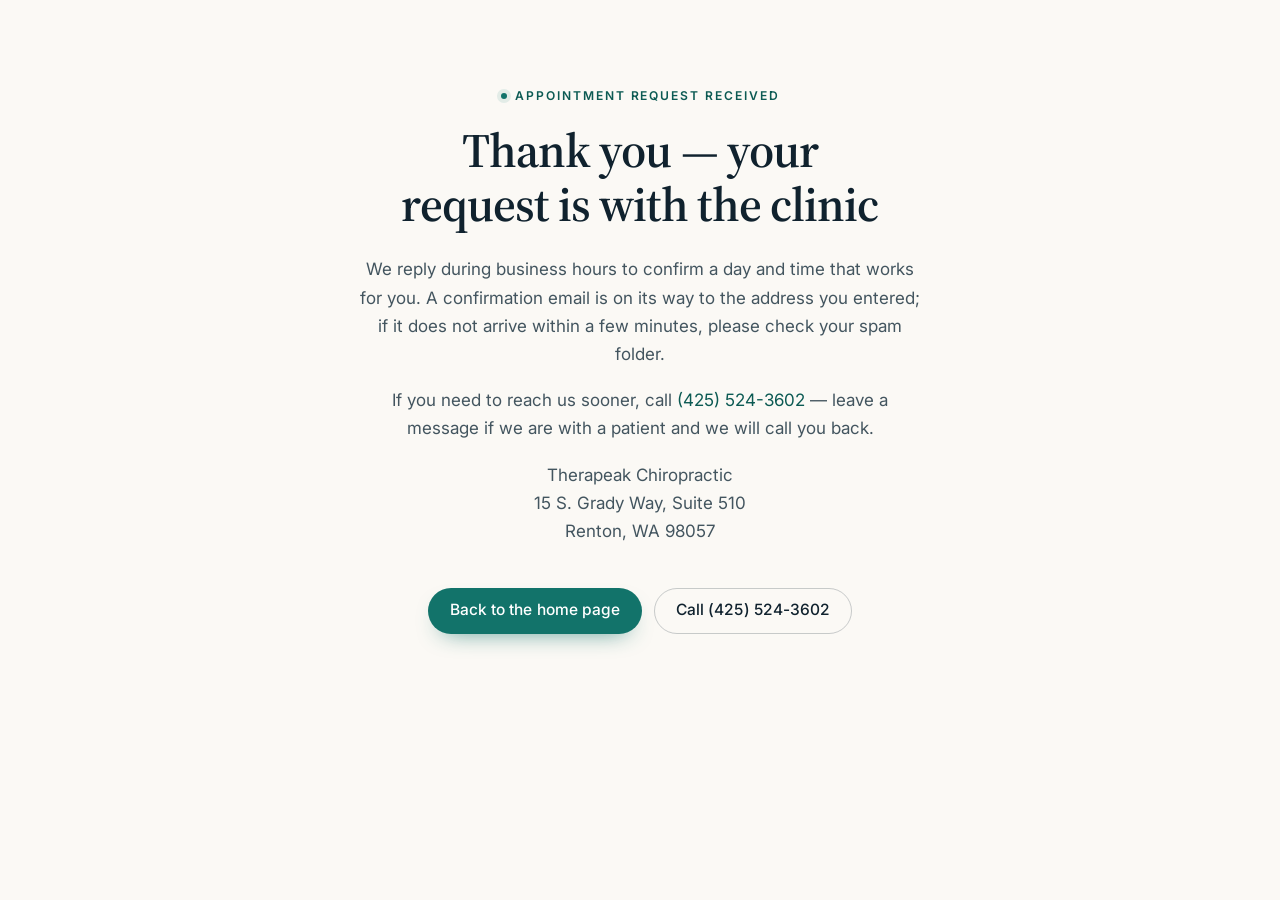
<file: thanks.html>
<!DOCTYPE html>
<html lang="en">
<head>
  <meta charset="utf-8">
  <meta name="viewport" content="width=device-width, initial-scale=1">
  <title>Request received | Therapeak Chiropractic</title>
  <meta name="description" content="Your appointment request reached Therapeak Chiropractic in Renton, WA. We reply during business hours.">
  <meta name="robots" content="noindex, follow">
  <link rel="canonical" href="https://therapeakchiro.com/">
  <meta name="theme-color" content="#10222e">
  <link rel="icon" href="assets/icon-32.png" sizes="32x32" type="image/png">
  <link rel="apple-touch-icon" sizes="180x180" href="assets/icon-180.png">
  <link rel="preconnect" href="https://fonts.googleapis.com">
  <link rel="preconnect" href="https://fonts.gstatic.com" crossorigin>
  <link href="https://fonts.googleapis.com/css2?family=Inter:wght@400;500;600;700;800&amp;family=Source+Serif+4:opsz,wght@8..60,400;8..60,600&amp;display=swap" rel="stylesheet">
  <link rel="stylesheet" href="styles.css">
</head>
<body>
  <main class="wrap" style="min-height: 80vh; display: grid; place-content: center; text-align: center; padding-block: 4rem;">
    <p class="eyebrow" style="justify-content: center;"><span class="eyebrow-dot" aria-hidden="true"></span>Appointment request received</p>
    <h1 style="font-size: clamp(2rem, 1.5rem + 2vw, 3rem); max-width: 24ch; margin-inline: auto;">Thank you — your request is with the clinic</h1>
    <p style="max-width: 52ch; margin-inline: auto;">We reply during business hours to confirm a day and time that works for you. A confirmation email is on its way to the address you entered; if it does not arrive within a few minutes, please check your spam folder.</p>
    <p style="max-width: 52ch; margin-inline: auto;">If you need to reach us sooner, call <a href="tel:+14255243602">(425) 524-3602</a> — leave a message if we are with a patient and we will call you back.</p>
    <p style="max-width: 52ch; margin-inline: auto;">Therapeak Chiropractic<br>15 S. Grady Way, Suite 510<br>Renton, WA 98057</p>
    <p style="margin-top: 1.5rem; display: flex; gap: .75rem; flex-wrap: wrap; justify-content: center;">
      <a class="btn btn-primary" href="index.html">Back to the home page</a>
      <a class="btn btn-outline" href="tel:+14255243602">Call (425) 524-3602</a>
    </p>
  </main>
</body>
</html>
</file>
<file: styles.css>
/* ==========================================================================
   Therapeak Chiropractic — styles.css
   Calm, medical-grade design system. Mobile-first, fluid type, no framework.
   ========================================================================== */

:root {
  /* Colour */
  --ink: #10222e;
  --ink-2: #17313f;
  --ink-3: #1e3d4b;
  --body: #43555f;
  --muted: #5f6f78;
  --teal: #12736a;
  --teal-dark: #0c5a53;
  --teal-light: #8fc0ae;
  --sage: #e4ede6;
  --sage-soft: #eef3ee;
  --paper: #fbf9f5;
  --white: #ffffff;
  --line: #e5e1d8;
  --line-soft: #efebe3;

  /* Type */
  --sans: "Inter", -apple-system, BlinkMacSystemFont, "Segoe UI", Roboto, "Helvetica Neue", Arial, sans-serif;
  --serif: "Source Serif 4", "Iowan Old Style", "Palatino Linotype", Palatino, Georgia, "Times New Roman", serif;

  /* Layout */
  --wrap: 1160px;
  --gutter: clamp(1.15rem, 4vw, 2.5rem);
  --radius-sm: 10px;
  --radius: 16px;
  --radius-lg: 22px;
  --shadow-sm: 0 1px 2px rgba(16, 34, 46, .05), 0 6px 18px -8px rgba(16, 34, 46, .12);
  --shadow: 0 2px 6px rgba(16, 34, 46, .05), 0 24px 48px -24px rgba(16, 34, 46, .22);
  --header-h: 74px;
}

/* --------------------------------------------------------------- Reset base */
*, *::before, *::after { box-sizing: border-box; }

html {
  -webkit-text-size-adjust: 100%;
  scroll-behavior: smooth;
  scroll-padding-top: calc(var(--header-h) + 16px);
}

body {
  margin: 0;
  background: var(--paper);
  color: var(--body);
  font-family: var(--sans);
  font-size: 1.0625rem;
  line-height: 1.65;
  font-synthesis-weight: none;
  -webkit-font-smoothing: antialiased;
  text-rendering: optimizeLegibility;
}

h1, h2, h3, h4 {
  margin: 0 0 .5em;
  color: var(--ink);
  font-family: var(--serif);
  font-weight: 600;
  line-height: 1.12;
  letter-spacing: -.015em;
  text-wrap: balance;
}

h1 { font-size: clamp(2.35rem, 1.55rem + 3.4vw, 4.1rem); letter-spacing: -.02em; }
h2 { font-size: clamp(1.85rem, 1.35rem + 1.9vw, 2.85rem); }
h3 { font-size: clamp(1.15rem, 1.05rem + .35vw, 1.32rem); letter-spacing: -.005em; }
p  { margin: 0 0 1.1em; }
p:last-child { margin-bottom: 0; }

a { color: var(--teal-dark); text-decoration: none; text-underline-offset: .18em; }
a:hover { text-decoration: underline; }

img, svg, iframe { max-width: 100%; }
img { height: auto; display: block; }

ul, ol { margin: 0 0 1.1em; padding-left: 1.15rem; }
li { margin-bottom: .45em; }

address { font-style: normal; }

::selection { background: var(--sage); color: var(--ink); }

:focus-visible {
  outline: 2px solid var(--teal);
  outline-offset: 3px;
  border-radius: 4px;
}

.wrap {
  width: 100%;
  max-width: var(--wrap);
  margin-inline: auto;
  padding-inline: var(--gutter);
}

.visually-hidden {
  position: absolute !important;
  width: 1px; height: 1px;
  padding: 0; margin: -1px;
  overflow: hidden;
  clip: rect(0 0 0 0);
  clip-path: inset(50%);
  white-space: nowrap;
  border: 0;
}

.skip-link {
  position: absolute;
  left: 1rem;
  top: -100px;
  z-index: 200;
  padding: .7rem 1.1rem;
  background: var(--ink);
  color: #fff;
  border-radius: 0 0 10px 10px;
  font-size: .95rem;
  transition: top .15s ease;
}
.skip-link:focus { top: 0; text-decoration: none; }

/* ------------------------------------------------------------------ Buttons */
.btn {
  --btn-bg: var(--teal);
  --btn-fg: #fff;
  display: inline-flex;
  align-items: center;
  justify-content: center;
  gap: .55rem;
  padding: .78rem 1.3rem;
  border: 1px solid transparent;
  border-radius: 999px;
  background: var(--btn-bg);
  color: var(--btn-fg);
  font-family: var(--sans);
  font-size: .97rem;
  font-weight: 500;
  line-height: 1.2;
  letter-spacing: .005em;
  text-align: center;
  text-decoration: none;
  cursor: pointer;
  transition: background-color .18s ease, color .18s ease, border-color .18s ease,
              box-shadow .18s ease, transform .18s ease;
}
.btn:hover { text-decoration: none; transform: translateY(-1px); }
.btn:active { transform: translateY(0); }
.btn svg {
  width: 1.15em; height: 1.15em;
  flex: none;
  fill: none;
  stroke: currentColor;
  stroke-width: 1.7;
  stroke-linecap: round;
  stroke-linejoin: round;
}

.btn-primary { background: var(--teal); color: #fff; box-shadow: 0 10px 24px -14px rgba(18, 115, 106, .9); }
.btn-primary:hover { background: var(--teal-dark); }

.btn-outline {
  background: transparent;
  color: var(--ink);
  border-color: rgba(16, 34, 46, .22);
}
.btn-outline:hover { background: rgba(16, 34, 46, .05); border-color: rgba(16, 34, 46, .38); }

.btn-ghost {
  background: transparent;
  color: var(--ink);
  border-color: var(--line);
}
.btn-ghost:hover { background: var(--sage-soft); border-color: var(--sage); }

.btn-sm { padding: .6rem 1.05rem; font-size: .9rem; }
.btn-lg { padding: .95rem 1.6rem; font-size: 1rem; }

.link-arrow {
  display: inline-flex;
  align-items: center;
  gap: .4rem;
  font-size: .93rem;
  font-weight: 500;
  color: var(--teal-dark);
  border-bottom: 1px solid rgba(18, 115, 106, .28);
  padding-bottom: .12rem;
}
.link-arrow:hover { text-decoration: none; border-bottom-color: var(--teal); }
.link-arrow svg {
  width: 1em; height: 1em;
  fill: none; stroke: currentColor; stroke-width: 1.8;
  stroke-linecap: round; stroke-linejoin: round;
}

/* ------------------------------------------------------------------- Header */
.site-header {
  position: sticky;
  top: 0;
  z-index: 100;
  background: rgba(251, 249, 245, .86);
  backdrop-filter: saturate(160%) blur(14px);
  -webkit-backdrop-filter: saturate(160%) blur(14px);
  border-bottom: 1px solid transparent;
  transition: border-color .2s ease, background-color .2s ease;
}
.site-header.is-scrolled {
  border-bottom-color: var(--line);
  background: rgba(251, 249, 245, .96);
}

.header-inner {
  display: flex;
  align-items: center;
  gap: 1.25rem;
  min-height: var(--header-h);
  padding-block: .55rem;
}

.brand {
  display: inline-flex;
  align-items: center;
  gap: .7rem;
  color: var(--ink);
  text-decoration: none;
  flex: none;
}
.brand:hover { text-decoration: none; }
.brand-mark {
  width: auto;
  height: 46px;
  flex: none;
  display: block;
}
.brand-text { display: flex; flex-direction: column; line-height: 1; }
.brand-name {
  font-family: var(--sans);
  font-weight: 800;
  font-size: 1.06rem;
  letter-spacing: .012em;
  text-transform: uppercase;
  color: var(--ink);
}
.brand-sub {
  font-size: .585rem;
  font-weight: 700;
  letter-spacing: .215em;
  text-transform: uppercase;
  color: var(--teal-dark);
  margin-top: .3rem;
}

.nav { margin-left: auto; }
.nav ul {
  display: flex;
  align-items: center;
  gap: clamp(1rem, 2vw, 1.85rem);
  margin: 0;
  padding: 0;
  list-style: none;
}
.nav li { margin: 0; }
.nav a {
  display: inline-block;
  white-space: nowrap;
  padding: .35rem 0;
  color: var(--ink);
  font-size: .93rem;
  font-weight: 500;
  letter-spacing: .004em;
  border-bottom: 1px solid transparent;
}
.nav a:hover { text-decoration: none; border-bottom-color: var(--teal); color: var(--teal-dark); }

.header-actions {
  display: flex;
  align-items: center;
  gap: .7rem;
  margin-left: auto;
  flex: none;
}
.nav + .header-actions { margin-left: 1.5rem; }

.header-phone {
  display: inline-flex;
  align-items: center;
  gap: .45rem;
  color: var(--ink);
  font-size: .93rem;
  font-weight: 600;
  letter-spacing: .01em;
  white-space: nowrap;
}
.header-phone svg {
  width: 1rem; height: 1rem;
  fill: none; stroke: var(--teal); stroke-width: 1.7;
  stroke-linecap: round; stroke-linejoin: round;
}
.header-phone:hover { text-decoration: none; color: var(--teal-dark); }

.nav-toggle {
  display: none;
  width: 42px; height: 42px;
  align-items: center;
  justify-content: center;
  padding: 0;
  background: transparent;
  border: 1px solid var(--line);
  border-radius: 11px;
  cursor: pointer;
}
.nav-toggle-bars,
.nav-toggle-bars::before,
.nav-toggle-bars::after {
  display: block;
  width: 18px; height: 1.5px;
  background: var(--ink);
  border-radius: 2px;
  transition: transform .2s ease, opacity .2s ease;
}
.nav-toggle-bars::before,
.nav-toggle-bars::after { content: ""; position: relative; }
.nav-toggle-bars::before { top: -5px; }
.nav-toggle-bars::after { top: 3.5px; }
.nav-toggle[aria-expanded="true"] .nav-toggle-bars { background: transparent; }
.nav-toggle[aria-expanded="true"] .nav-toggle-bars::before { transform: translateY(5px) rotate(45deg); }
.nav-toggle[aria-expanded="true"] .nav-toggle-bars::after { transform: translateY(-3.5px) rotate(-45deg); }

/* --------------------------------------------------------------------- Hero */
.hero {
  position: relative;
  padding-block: clamp(2.25rem, 5vw, 4.5rem) clamp(2.75rem, 6vw, 5rem);
  background:
    radial-gradient(70% 60% at 88% 8%, rgba(228, 237, 230, .85) 0%, rgba(228, 237, 230, 0) 62%),
    var(--paper);
  overflow: hidden;
}

.hero-grid {
  position: relative;
  z-index: 1;
  display: grid;
  grid-template-columns: 1.02fr .98fr;
  align-items: center;
  gap: clamp(2rem, 5vw, 4.25rem);
}

.eyebrow {
  display: inline-flex;
  align-items: center;
  gap: .55rem;
  margin: 0 0 1.1rem;
  font-family: var(--sans);
  font-size: .755rem;
  font-weight: 600;
  letter-spacing: .16em;
  text-transform: uppercase;
  color: var(--teal-dark);
}
.eyebrow-dot {
  width: 6px; height: 6px;
  border-radius: 50%;
  background: var(--teal);
  box-shadow: 0 0 0 4px rgba(18, 115, 106, .1);
  flex: none;
}
.eyebrow-light { color: var(--teal-light); }
.eyebrow-light .eyebrow-dot { background: var(--teal-light); box-shadow: 0 0 0 4px rgba(143, 192, 174, .14); }

.hero h1 { margin-bottom: .55em; max-width: 17ch; }
.hero-lede {
  font-size: clamp(1.02rem, .95rem + .35vw, 1.16rem);
  line-height: 1.62;
  color: var(--body);
  max-width: 46ch;
}

.hero-actions {
  display: flex;
  flex-wrap: wrap;
  gap: .75rem;
  margin: 1.9rem 0 1.75rem;
}

.hero-points {
  display: flex;
  flex-wrap: wrap;
  gap: .55rem 1.4rem;
  margin: 0;
  padding: 0;
  list-style: none;
  font-size: .875rem;
  color: var(--muted);
}
.hero-points li {
  display: inline-flex;
  align-items: center;
  gap: .4rem;
  margin: 0;
}
.hero-points svg {
  width: .95em; height: .95em;
  fill: none; stroke: var(--teal); stroke-width: 2.2;
  stroke-linecap: round; stroke-linejoin: round;
  flex: none;
}

.hero-visual { position: relative; }

.hero-figure {
  position: relative;
  margin: 0;
  border-radius: var(--radius-lg);
  overflow: hidden;
  box-shadow: var(--shadow);
  aspect-ratio: 4 / 3.05;
}
.hero-figure::after {
  content: "";
  position: absolute;
  inset: 0;
  border-radius: inherit;
  border: 1px solid rgba(16, 34, 46, .08);
  pointer-events: none;
}
.hero-figure img {
  width: 100%; height: 100%;
  object-fit: cover;
}

.hero-badge {
  position: absolute;
  left: clamp(-.5rem, -1vw, 0rem);
  bottom: -1.35rem;
  display: flex;
  align-items: center;
  gap: .75rem;
  padding: .8rem 1.15rem;
  background: rgba(255, 255, 255, .97);
  border: 1px solid var(--line);
  border-radius: 14px;
  box-shadow: var(--shadow-sm);
}
.hero-badge svg {
  width: 1.35rem; height: 1.35rem;
  fill: none; stroke: var(--teal); stroke-width: 1.6;
  stroke-linecap: round; stroke-linejoin: round;
  flex: none;
}
.hero-badge strong {
  display: block;
  font-family: var(--serif);
  font-size: 1rem;
  font-weight: 600;
  color: var(--ink);
  line-height: 1.25;
}
.hero-badge span {
  display: block;
  font-size: .78rem;
  color: var(--muted);
  letter-spacing: .01em;
}

/* -------------------------------------------------------------- Trust strip */
.trust {
  background: var(--white);
  border-block: 1px solid var(--line-soft);
  padding-block: clamp(1.5rem, 3vw, 2.1rem);
}
.trust-grid {
  display: grid;
  grid-template-columns: repeat(4, 1fr);
  gap: clamp(1rem, 2.4vw, 2.2rem);
}
.trust-item {
  display: flex;
  gap: .8rem;
  align-items: flex-start;
  padding-left: clamp(0rem, 1.6vw, 1rem);
  border-left: 1px solid var(--line-soft);
}
.trust-item:first-child { border-left: 0; padding-left: 0; }
.trust-item svg {
  width: 1.45rem; height: 1.45rem;
  margin-top: .15rem;
  fill: none; stroke: var(--teal); stroke-width: 1.5;
  stroke-linecap: round; stroke-linejoin: round;
  flex: none;
}
.trust-item strong {
  display: block;
  font-family: var(--sans);
  font-size: .855rem;
  font-weight: 600;
  letter-spacing: .01em;
  color: var(--ink);
  margin-bottom: .2rem;
}
.trust-item span {
  display: block;
  font-size: .82rem;
  line-height: 1.45;
  color: var(--muted);
}

/* ---------------------------------------------------------- Auto injury/PIP */
.pip {
  position: relative;
  padding-block: clamp(3.25rem, 7vw, 6rem);
  background:
    radial-gradient(60% 55% at 92% 0%, rgba(18, 115, 106, .38) 0%, rgba(18, 115, 106, 0) 60%),
    radial-gradient(50% 50% at 0% 100%, rgba(30, 61, 75, .55) 0%, rgba(30, 61, 75, 0) 65%),
    var(--ink);
  color: rgba(232, 238, 236, .82);
  overflow: hidden;
}
.pip::before {
  content: "";
  position: absolute;
  inset: 0;
  background-image: linear-gradient(rgba(255, 255, 255, .028) 1px, transparent 1px);
  background-size: 100% 72px;
  pointer-events: none;
}
.pip .wrap { position: relative; }
.pip h2, .pip h3, .pip strong { color: #fff; }

.pip-head {
  display: grid;
  grid-template-columns: 1.15fr .85fr;
  gap: clamp(1.5rem, 4vw, 3.5rem);
  align-items: end;
  margin-bottom: clamp(2.25rem, 4vw, 3.4rem);
}
.pip-head h2 { max-width: 22ch; margin-bottom: 0; }
.pip-lede {
  font-size: 1.02rem;
  line-height: 1.65;
  color: rgba(226, 235, 232, .78);
  margin-bottom: .25rem;
}
.pip-lede em { color: #fff; font-style: italic; }

.steps {
  display: grid;
  grid-template-columns: repeat(3, 1fr);
  gap: clamp(1rem, 2.2vw, 1.6rem);
  margin: 0 0 clamp(2.25rem, 4vw, 3.2rem);
  padding: 0;
  list-style: none;
  counter-reset: step;
}
.step {
  position: relative;
  margin: 0;
  padding: clamp(1.4rem, 2.4vw, 1.9rem);
  background: rgba(255, 255, 255, .045);
  border: 1px solid rgba(255, 255, 255, .11);
  border-radius: var(--radius);
  backdrop-filter: blur(2px);
}
.step-num {
  display: block;
  margin-bottom: 1.15rem;
  font-family: var(--serif);
  font-size: 1.05rem;
  font-weight: 400;
  letter-spacing: .1em;
  color: var(--teal-light);
}
.step h3 { font-size: 1.14rem; line-height: 1.3; margin-bottom: .55rem; }
.step p {
  font-size: .93rem;
  line-height: 1.62;
  color: rgba(226, 235, 232, .76);
}

.pip-facts {
  display: grid;
  grid-template-columns: 1.42fr .58fr;
  gap: clamp(1rem, 2vw, 1.5rem);
  align-items: stretch;
}
.pip-facts-main {
  padding: clamp(1.5rem, 3vw, 2.3rem);
  background: var(--paper);
  border-radius: var(--radius);
  color: var(--body);
}
.pip-facts-main h3 { color: var(--ink); margin-bottom: 1.5rem; }
.facts {
  display: grid;
  grid-template-columns: 1fr 1fr;
  gap: 1.35rem 2rem;
  margin: 0;
}
.facts > div { min-width: 0; }
.facts dt {
  font-family: var(--serif);
  font-size: clamp(1.6rem, 1.3rem + .8vw, 2.05rem);
  font-weight: 600;
  line-height: 1;
  letter-spacing: -.02em;
  color: var(--teal-dark);
  margin-bottom: .45rem;
}
.facts dd {
  margin: 0;
  font-size: .875rem;
  line-height: 1.55;
  color: var(--body);
}

.pip-side {
  padding: clamp(1.4rem, 2.4vw, 1.9rem);
  background: rgba(255, 255, 255, .05);
  border: 1px solid rgba(255, 255, 255, .12);
  border-radius: var(--radius);
}
.pip-side h3 { font-size: 1.05rem; margin-bottom: 1rem; }

.check-list {
  margin: 0 0 1.15rem;
  padding: 0;
  list-style: none;
  font-size: .9rem;
}
.check-list li {
  position: relative;
  padding-left: 1.5rem;
  margin-bottom: .5rem;
  line-height: 1.5;
}
.check-list li::before {
  content: "";
  position: absolute;
  left: 0; top: .42em;
  width: .72em; height: .4em;
  border-left: 1.7px solid var(--teal-light);
  border-bottom: 1.7px solid var(--teal-light);
  transform: rotate(-45deg);
}
.pip-side .check-list { color: rgba(232, 238, 236, .84); }
.pip-note {
  font-size: .85rem;
  line-height: 1.55;
  color: rgba(214, 228, 224, .68);
  margin-bottom: 1.15rem;
}
.pip-side .link-arrow { color: var(--teal-light); border-bottom-color: rgba(143, 192, 174, .35); }
.pip-side .link-arrow:hover { border-bottom-color: var(--teal-light); }

.fineprint {
  margin: clamp(1.5rem, 3vw, 2.2rem) 0 0;
  font-size: .78rem;
  line-height: 1.6;
  color: var(--muted);
  max-width: 78ch;
}
.pip .fineprint { color: rgba(206, 220, 216, .6); }

/* ---------------------------------------------------------------- Services */
.services {
  padding-block: clamp(3.25rem, 7vw, 6rem);
  background: var(--paper);
}

.section-head {
  max-width: 720px;
  margin: 0 auto clamp(2.25rem, 4vw, 3.25rem);
  text-align: center;
}
.section-head h2 { margin-bottom: .55em; }
.section-lede {
  font-size: 1.02rem;
  line-height: 1.65;
  color: var(--body);
  margin-bottom: 0;
}
.section-head-left {
  text-align: left;
  margin-inline: 0;
  margin-bottom: 2rem;
}

.card-grid {
  display: grid;
  grid-template-columns: repeat(4, 1fr);
  gap: clamp(.9rem, 1.6vw, 1.25rem);
}

.service-card {
  padding: clamp(1.3rem, 2vw, 1.6rem);
  background: var(--white);
  border: 1px solid var(--line-soft);
  border-radius: var(--radius);
  transition: transform .22s ease, box-shadow .22s ease, border-color .22s ease;
}
.service-card:hover {
  transform: translateY(-3px);
  border-color: var(--line);
  box-shadow: var(--shadow-sm);
}
.service-card h3 { font-size: 1.06rem; line-height: 1.3; margin-bottom: .5rem; }
.service-card p { font-size: .895rem; line-height: 1.6; color: var(--body); }

.icon-box {
  display: inline-flex;
  align-items: center;
  justify-content: center;
  width: 44px; height: 44px;
  margin-bottom: 1.05rem;
  background: var(--sage-soft);
  border-radius: 12px;
  color: var(--teal);
  flex: none;
}
.icon-box svg {
  width: 22px; height: 22px;
  fill: none; stroke: currentColor; stroke-width: 1.5;
  stroke-linecap: round; stroke-linejoin: round;
}
.icon-box-sm { width: 38px; height: 38px; border-radius: 10px; margin-bottom: 0; }
.icon-box-sm svg { width: 19px; height: 19px; }

.services-foot {
  display: flex;
  flex-wrap: wrap;
  align-items: center;
  justify-content: space-between;
  gap: 1rem 2rem;
  margin-top: clamp(1.75rem, 3vw, 2.5rem);
  padding-top: clamp(1.5rem, 3vw, 2rem);
  border-top: 1px solid var(--line);
}
.services-foot p {
  max-width: 62ch;
  font-size: .95rem;
  color: var(--body);
  margin: 0;
}

/* ------------------------------------------------------------------- About */
.about {
  padding-block: clamp(3.25rem, 7vw, 6rem);
  background: var(--white);
  border-block: 1px solid var(--line-soft);
}
.about-grid {
  display: grid;
  grid-template-columns: .85fr 1.15fr;
  gap: clamp(2rem, 5vw, 4.5rem);
  align-items: start;
}
.about-visual { position: relative; padding-bottom: 4.5rem; }
.about-visual figure {
  margin: 0;
  border-radius: var(--radius-lg);
  overflow: hidden;
  box-shadow: var(--shadow);
  aspect-ratio: 3 / 4;
}
.about-visual img { width: 100%; height: 100%; object-fit: cover; }

.about-card {
  position: absolute;
  right: -1rem;
  bottom: 0;
  max-width: 17rem;
  padding: 1.1rem 1.25rem;
  background: var(--ink);
  color: rgba(230, 238, 235, .78);
  border-radius: 14px;
  box-shadow: var(--shadow);
}
.about-card-kicker {
  margin: 0 0 .35rem;
  font-size: .66rem;
  font-weight: 600;
  letter-spacing: .17em;
  text-transform: uppercase;
  color: var(--teal-light);
}
.about-card-line {
  margin: 0 0 .3rem;
  font-family: var(--serif);
  font-size: 1.08rem;
  color: #fff;
  line-height: 1.3;
}
.about-card-sub { margin: 0; font-size: .8rem; line-height: 1.5; }

.about-copy h2 { margin-bottom: .45em; }
.about-lede {
  font-size: 1.06rem;
  line-height: 1.66;
  color: var(--body);
}

.cred-list {
  margin: 1.75rem 0;
  padding: 0;
  list-style: none;
  border-top: 1px solid var(--line-soft);
}
.cred-list li {
  display: flex;
  gap: .9rem;
  align-items: flex-start;
  margin: 0;
  padding: .95rem 0;
  border-bottom: 1px solid var(--line-soft);
}
.cred-list svg {
  width: 1.25rem; height: 1.25rem;
  margin-top: .18rem;
  fill: none; stroke: var(--teal); stroke-width: 1.5;
  stroke-linecap: round; stroke-linejoin: round;
  flex: none;
}
.cred-list strong {
  display: block;
  font-family: var(--sans);
  font-size: .92rem;
  font-weight: 600;
  color: var(--ink);
  line-height: 1.4;
}
.cred-list span { display: block; font-size: .85rem; color: var(--muted); line-height: 1.5; }

.first-visit-title { margin: 1.85rem 0 1rem; font-size: 1.1rem; }
.mini-steps {
  margin: 0;
  padding: 0;
  list-style: none;
  counter-reset: mini;
}
.mini-steps li {
  position: relative;
  margin: 0 0 .85rem;
  padding-left: 2.4rem;
  font-size: .92rem;
  line-height: 1.6;
  color: var(--body);
}
.mini-steps li::before {
  counter-increment: mini;
  content: counter(mini);
  position: absolute;
  left: 0; top: .05rem;
  display: flex;
  align-items: center;
  justify-content: center;
  width: 1.65rem; height: 1.65rem;
  border-radius: 50%;
  background: var(--sage-soft);
  color: var(--teal-dark);
  font-family: var(--serif);
  font-size: .82rem;
  font-weight: 600;
}
.mini-steps strong { color: var(--ink); font-weight: 600; }

/* --------------------------------------------------------------------- FAQ */
.faq {
  padding-block: clamp(3.25rem, 7vw, 5.5rem);
  background: var(--paper);
}
.faq-wrap { max-width: 900px; }
.faq-list { border-top: 1px solid var(--line); }
.faq-list details { border-bottom: 1px solid var(--line); }
.faq-list summary {
  display: flex;
  align-items: center;
  justify-content: space-between;
  gap: 1.5rem;
  padding: 1.15rem 0;
  cursor: pointer;
  list-style: none;
  font-family: var(--serif);
  font-size: clamp(1.02rem, .97rem + .25vw, 1.15rem);
  font-weight: 600;
  color: var(--ink);
  line-height: 1.4;
  transition: color .15s ease;
}
.faq-list summary::-webkit-details-marker { display: none; }
.faq-list summary:hover { color: var(--teal-dark); }
.faq-list summary::after {
  content: "+";
  flex: none;
  display: grid;
  place-items: center;
  width: 1.7rem; height: 1.7rem;
  border: 1px solid var(--line);
  border-radius: 50%;
  font-family: var(--sans);
  font-size: 1rem;
  font-weight: 400;
  color: var(--teal-dark);
  transition: transform .2s ease, background-color .2s ease;
}
.faq-list details[open] summary::after { content: "–"; background: var(--sage-soft); }
.faq-list details > p {
  margin: 0;
  padding: 0 3rem 1.35rem 0;
  font-size: .95rem;
  line-height: 1.68;
  color: var(--body);
  max-width: 68ch;
}

/* ---------------------------------------------------------------- Location */
.location {
  padding-block: clamp(3.25rem, 7vw, 6rem);
  background: var(--white);
}
.location-grid {
  display: grid;
  grid-template-columns: .95fr 1.05fr;
  gap: clamp(1.25rem, 3vw, 2.25rem);
  align-items: stretch;
}

.info-card {
  padding: clamp(1.4rem, 3vw, 2.1rem);
  background: var(--paper);
  border: 1px solid var(--line-soft);
  border-radius: var(--radius-lg);
}
.info-block {
  display: flex;
  gap: 1rem;
  align-items: flex-start;
  padding-block: 1.15rem;
  border-top: 1px solid var(--line);
}
.info-block:first-child { border-top: 0; padding-top: 0; }
.info-block:last-child { padding-bottom: 0; }
.info-block h3 {
  font-family: var(--sans);
  font-size: .72rem;
  font-weight: 600;
  letter-spacing: .16em;
  text-transform: uppercase;
  color: var(--muted);
  margin-bottom: .4rem;
}
.info-block p, .info-block address {
  font-size: .94rem;
  line-height: 1.6;
  color: var(--body);
  margin-bottom: .45rem;
}
.info-block p:last-child { margin-bottom: 0; }
.info-strong { font-weight: 600; color: var(--ink); }
a.info-strong:hover { color: var(--teal-dark); }

.map-card {
  display: flex;
  flex-direction: column;
  border: 1px solid var(--line-soft);
  border-radius: var(--radius-lg);
  overflow: hidden;
  background: var(--paper);
  min-height: 340px;
}
.map-card iframe {
  width: 100%;
  flex: 1 1 auto;
  min-height: 320px;
  border: 0;
  display: block;
  filter: saturate(.85) contrast(1.02);
}
.map-foot {
  display: flex;
  align-items: center;
  justify-content: space-between;
  gap: 1rem;
  padding: .95rem clamp(1rem, 2vw, 1.35rem);
  border-top: 1px solid var(--line-soft);
  background: var(--white);
}
.map-foot strong {
  display: block;
  font-family: var(--serif);
  font-size: .98rem;
  color: var(--ink);
  line-height: 1.3;
}
.map-foot span { display: block; font-size: .8rem; color: var(--muted); line-height: 1.45; }

/* ------------------------------------------------------------- Appointment */
.appointment {
  padding-block: clamp(3.25rem, 7vw, 6rem);
  background:
    radial-gradient(60% 65% at 5% 0%, rgba(18, 115, 106, .34) 0%, rgba(18, 115, 106, 0) 62%),
    linear-gradient(180deg, #0d2f33 0%, #0f2830 100%);
  color: rgba(232, 238, 236, .82);
}
.appointment h2, .appointment h3 { color: #fff; }
.appointment-grid {
  display: grid;
  grid-template-columns: .82fr 1.18fr;
  gap: clamp(2rem, 4.5vw, 3.75rem);
  align-items: start;
}
.appointment-copy { padding-top: .5rem; }
.appointment-copy h2 { max-width: 20ch; margin-bottom: .5em; }
.appointment-copy p { font-size: 1rem; line-height: 1.66; color: rgba(226, 235, 232, .78); }

.check-list-light { color: rgba(226, 235, 232, .82); margin-top: 1.5rem; }
.check-list-light li::before { border-color: var(--teal-light); }
.check-list-light a { color: #fff; border-bottom: 1px solid rgba(255, 255, 255, .3); }
.check-list-light a:hover { text-decoration: none; border-bottom-color: #fff; }

.appointment-alt {
  display: flex;
  align-items: center;
  gap: .9rem;
  margin-top: 1.75rem;
  padding-top: 1.5rem;
  border-top: 1px solid rgba(255, 255, 255, .14);
}
.appointment-alt .icon-box { background: rgba(255, 255, 255, .09); color: var(--teal-light); }
.appointment-alt p { margin: 0; font-size: .92rem; }
.appointment-alt a { color: #fff; border-bottom: 1px solid rgba(255, 255, 255, .3); }
.appointment-alt a:hover { text-decoration: none; border-bottom-color: #fff; }

.appointment-form {
  padding: clamp(1.4rem, 3vw, 2.25rem);
  background: var(--white);
  border-radius: var(--radius-lg);
  box-shadow: 0 30px 60px -30px rgba(0, 0, 0, .55);
  color: var(--body);
}
.field-row {
  display: grid;
  grid-template-columns: 1fr 1fr;
  gap: 1rem;
  margin-bottom: 1rem;
}
.field { display: flex; flex-direction: column; margin-bottom: 0; }
.field + .field, .appointment-form > .field { margin-top: 0; }
.appointment-form > .field { margin-bottom: 1rem; }

.field label {
  margin-bottom: .4rem;
  font-size: .82rem;
  font-weight: 600;
  letter-spacing: .01em;
  color: var(--ink);
}
.req { color: var(--teal); }

.field input,
.field select,
.field textarea {
  width: 100%;
  padding: .72rem .85rem;
  background: var(--paper);
  border: 1px solid var(--line);
  border-radius: 10px;
  color: var(--ink);
  font-family: var(--sans);
  font-size: .95rem;
  line-height: 1.4;
  transition: border-color .15s ease, box-shadow .15s ease, background-color .15s ease;
}
.field textarea { resize: vertical; min-height: 7rem; }
.field select {
  appearance: none;
  -webkit-appearance: none;
  background-image: url("data:image/svg+xml,%3Csvg xmlns='http://www.w3.org/2000/svg' viewBox='0 0 24 24' fill='none' stroke='%236d7d86' stroke-width='1.8' stroke-linecap='round' stroke-linejoin='round'%3E%3Cpath d='m6 9 6 6 6-6'/%3E%3C/svg%3E");
  background-repeat: no-repeat;
  background-position: right .75rem center;
  background-size: 1.05rem;
  padding-right: 2.4rem;
}
.field input::placeholder,
.field textarea::placeholder { color: #78858c; }
.field input:focus,
.field select:focus,
.field textarea:focus {
  outline: none;
  background: #fff;
  border-color: var(--teal);
  box-shadow: 0 0 0 3px rgba(18, 115, 106, .14);
}
.field input:user-invalid,
.field textarea:user-invalid,
.field input[aria-invalid="true"] { border-color: #b0472f; box-shadow: 0 0 0 3px rgba(176, 71, 47, .12); }

.form-actions {
  display: flex;
  flex-wrap: wrap;
  gap: .7rem;
  margin-top: 1.35rem;
}
.form-status {
  margin: 1rem 0 0;
  font-size: .88rem;
  line-height: 1.55;
  color: var(--teal-dark);
  min-height: 1.2em;
}
.form-status.is-error { color: #9d3d27; }
.form-status a { color: inherit; text-decoration: underline; text-underline-offset: 2px; }
.form-status.is-success {
  display: flex;
  gap: .6rem;
  align-items: flex-start;
  min-height: 0;
  margin: 1.35rem 0 0;
  padding: .95rem 1.1rem;
  background: rgba(18, 115, 106, .08);
  border-radius: 12px;
  color: var(--teal-dark);
  font-size: .95rem;
  font-weight: 600;
}
.form-status.is-success::before {
  content: "✓";
  flex: none;
  display: inline-flex;
  align-items: center;
  justify-content: center;
  width: 1.35rem;
  height: 1.35rem;
  margin-top: .05rem;
  border-radius: 50%;
  background: var(--teal);
  color: #fff;
  font-size: .78rem;
  line-height: 1;
}
/* Sent state: the fields and buttons give way to the confirmation line. */
.appointment-form.is-sent > .field-row,
.appointment-form.is-sent > .field,
.appointment-form.is-sent > .form-actions,
.appointment-form.is-sent > .fineprint-light,
.appointment-form.is-sent > .hp-field { display: none; }

/* FormSubmit honeypot — hidden from people, tempting to bots. */
.hp-field {
  position: absolute;
  left: -9999px;
  width: 1px;
  height: 1px;
  overflow: hidden;
}
.btn.is-busy, .btn:disabled { cursor: progress; opacity: .78; }
.fineprint-light { color: var(--muted); font-size: .76rem; margin-top: 1rem; max-width: none; }
.fineprint-light strong { color: var(--ink); }

/* ------------------------------------------------------------------ Footer */
.site-footer {
  padding-block: clamp(2.75rem, 5vw, 4rem) 1.75rem;
  background: var(--ink);
  border-top: 1px solid rgba(255, 255, 255, .07);
  color: rgba(214, 226, 222, .68);
  font-size: .9rem;
}
.footer-grid {
  display: grid;
  grid-template-columns: 1.5fr 1fr 1fr;
  gap: clamp(1.75rem, 4vw, 3.5rem);
  padding-bottom: clamp(2rem, 4vw, 2.75rem);
}
.brand-footer .brand-name { color: #fff; }
.brand-footer .brand-sub { color: var(--teal-light); }
.footer-brand p { margin-top: 1rem; max-width: 34ch; line-height: 1.6; }

.footer-col h3 {
  font-family: var(--sans);
  font-size: .7rem;
  font-weight: 600;
  letter-spacing: .17em;
  text-transform: uppercase;
  color: rgba(214, 226, 222, .55);
  margin-bottom: .95rem;
}
.footer-col address { line-height: 1.75; }
.footer-col a { color: rgba(232, 240, 237, .9); }
.footer-col a:hover { color: #fff; }
.footer-links { margin: 0; padding: 0; list-style: none; }
.footer-links li { margin-bottom: .55rem; }

.footer-bottom {
  display: flex;
  flex-wrap: wrap;
  align-items: flex-start;
  justify-content: space-between;
  gap: .75rem 2rem;
  padding-top: 1.5rem;
  border-top: 1px solid rgba(255, 255, 255, .1);
  font-size: .78rem;
  line-height: 1.6;
  color: rgba(214, 226, 222, .6);
}
.footer-bottom p { margin: 0; }
.footer-disclaimer { max-width: 68ch; }

/* ------------------------------------------------------------- Mobile bar */
.mobile-bar { display: none; }

/* ----------------------------------------------- Responsive breakpoints */
@media (max-width: 1080px) {
  .header-phone span { display: none; }
  .header-phone { width: 40px; height: 40px; justify-content: center; border: 1px solid var(--line); border-radius: 11px; }
  .header-phone svg { width: 1.1rem; height: 1.1rem; }
  .card-grid { grid-template-columns: repeat(3, 1fr); }
  .trust-grid { grid-template-columns: repeat(2, 1fr); row-gap: 1.4rem; }
  .trust-item:nth-child(3) { border-left: 0; padding-left: 0; }
}

@media (max-width: 960px) {
  :root { --header-h: 66px; }

  html.js .nav {
    position: absolute;
    left: 0;
    right: 0;
    top: 100%;
    display: none;
    margin: 0;
    padding: 1rem var(--gutter) 1.35rem;
    background: rgba(251, 249, 245, .99);
    border-bottom: 1px solid var(--line);
    box-shadow: 0 18px 30px -22px rgba(16, 34, 46, .35);
  }
  html.js .nav.is-open { display: block; }
  html.js .nav ul { flex-direction: column; align-items: stretch; gap: 0; }
  html.js .nav li + li { border-top: 1px solid var(--line-soft); }
  html.js .nav a { display: block; padding: .85rem 0; font-size: 1rem; border-bottom: 0; }
  html.js .nav-toggle { display: inline-flex; }

  /* No-JS fallback: keep the links reachable as a wrapping row under the brand */
  html:not(.js) .header-inner { flex-wrap: wrap; padding-bottom: .9rem; }
  html:not(.js) .nav { order: 3; width: 100%; margin: .3rem 0 0; }
  html:not(.js) .nav ul { flex-wrap: wrap; gap: .4rem 1.15rem; }
  .header-actions { margin-left: auto; }
  .nav + .header-actions { margin-left: auto; }

  .hero-grid { grid-template-columns: 1fr; gap: 2.5rem; }
  .hero-visual { order: 2; }
  .hero-badge { left: auto; right: .75rem; bottom: -1.2rem; }
  .hero h1 { max-width: 18ch; }

  .pip-head { grid-template-columns: 1fr; align-items: start; }
  .pip-head h2 { max-width: none; }
  .steps { grid-template-columns: 1fr; }
  .step { display: grid; grid-template-columns: 3rem 1fr; column-gap: 1rem; }
  .step-num { grid-row: span 2; margin: 0; }
  .step h3 { grid-column: 2; }
  .step p { grid-column: 2; }

  .pip-facts { grid-template-columns: 1fr; }

  .card-grid { grid-template-columns: repeat(2, 1fr); }
  .about-grid { grid-template-columns: 1fr; gap: 2rem; }
  .about-visual { max-width: 460px; }
  .about-card { position: static; max-width: none; margin-top: -2.5rem; margin-left: 1.25rem; margin-right: 1.25rem; }
  .about-visual { padding-bottom: 0; }

  .location-grid { grid-template-columns: 1fr; }
  .map-card iframe { min-height: 300px; }

  .appointment-grid { grid-template-columns: 1fr; gap: 2rem; }
  .appointment-copy h2 { max-width: 24ch; }

  .footer-grid { grid-template-columns: 1fr 1fr; }
  .footer-brand { grid-column: 1 / -1; }
}

@media (max-width: 720px) {
  body { font-size: 1.02rem; }
  .header-inner { gap: .6rem; }
  .brand-mark { height: 40px; }
  .brand-name { font-size: .98rem; }
  .brand-sub { font-size: .54rem; letter-spacing: .18em; }
  .header-actions > .btn { display: none; }
  .hero-actions .btn { flex: 1 1 100%; }
  .hero-actions { gap: .6rem; }
  .hero-badge { right: .5rem; padding: .7rem .95rem; }
  .hero-points { gap: .45rem 1.1rem; font-size: .82rem; }
  .facts { grid-template-columns: 1fr 1fr; gap: 1.15rem 1.25rem; }
  .field-row { grid-template-columns: 1fr; }
  .services-foot { flex-direction: column; align-items: flex-start; }
  .services-foot .btn { width: 100%; }
  .faq-list details > p { padding-right: 0; }
  .footer-grid { grid-template-columns: 1fr; gap: 1.75rem; }
  .footer-bottom { flex-direction: column; }

  .mobile-bar {
    position: fixed;
    left: 0; right: 0; bottom: 0;
    z-index: 90;
    display: flex;
    gap: .6rem;
    padding: .7rem .9rem calc(.7rem + env(safe-area-inset-bottom));
    background: rgba(251, 249, 245, .97);
    backdrop-filter: blur(12px);
    -webkit-backdrop-filter: blur(12px);
    border-top: 1px solid var(--line);
  }
  .mobile-bar .btn { flex: 1; padding: .8rem 1rem; font-size: .93rem; }
  .site-footer { padding-bottom: calc(1.5rem + 4.9rem); }
}

@media (max-width: 480px) {
  .card-grid { grid-template-columns: 1fr; }
  .trust-grid { grid-template-columns: 1fr; row-gap: 1.1rem; }
  .trust-item { border-left: 0; padding-left: 0; }
  .facts { grid-template-columns: 1fr; }
  .brand-name { font-size: .94rem; }
  .about-card { margin-left: 0; margin-right: 0; }
  .map-foot { flex-direction: column; align-items: stretch; text-align: left; }
  .map-foot .btn { width: 100%; }
  .form-actions .btn { flex: 1 1 100%; }
}

/* ------------------------------------------------------------- Preferences */
@media (prefers-reduced-motion: reduce) {
  html { scroll-behavior: auto; }
  *, *::before, *::after {
    animation-duration: .001ms !important;
    animation-iteration-count: 1 !important;
    transition-duration: .001ms !important;
  }
  .btn:hover, .service-card:hover { transform: none; }
}

@media (forced-colors: active) {
  .btn, .service-card, .step, .info-card, .map-card { border: 1px solid CanvasText; }
}

/* ------------------------------------------------------------------ Print */
@media print {
  .site-header, .mobile-bar, .appointment-form, .map-card iframe, .hero-badge { display: none !important; }
  body { background: #fff; color: #000; font-size: 11pt; }
  .hero, .pip, .appointment { background: #fff !important; color: #000 !important; }
  .pip h2, .pip h3, .pip strong, .appointment h2 { color: #000 !important; }
  .step, .pip-facts-main, .pip-side { border: 1px solid #ccc; background: #fff !important; }
  a { color: #000; text-decoration: underline; }
  section { break-inside: avoid; }
}
</file>
